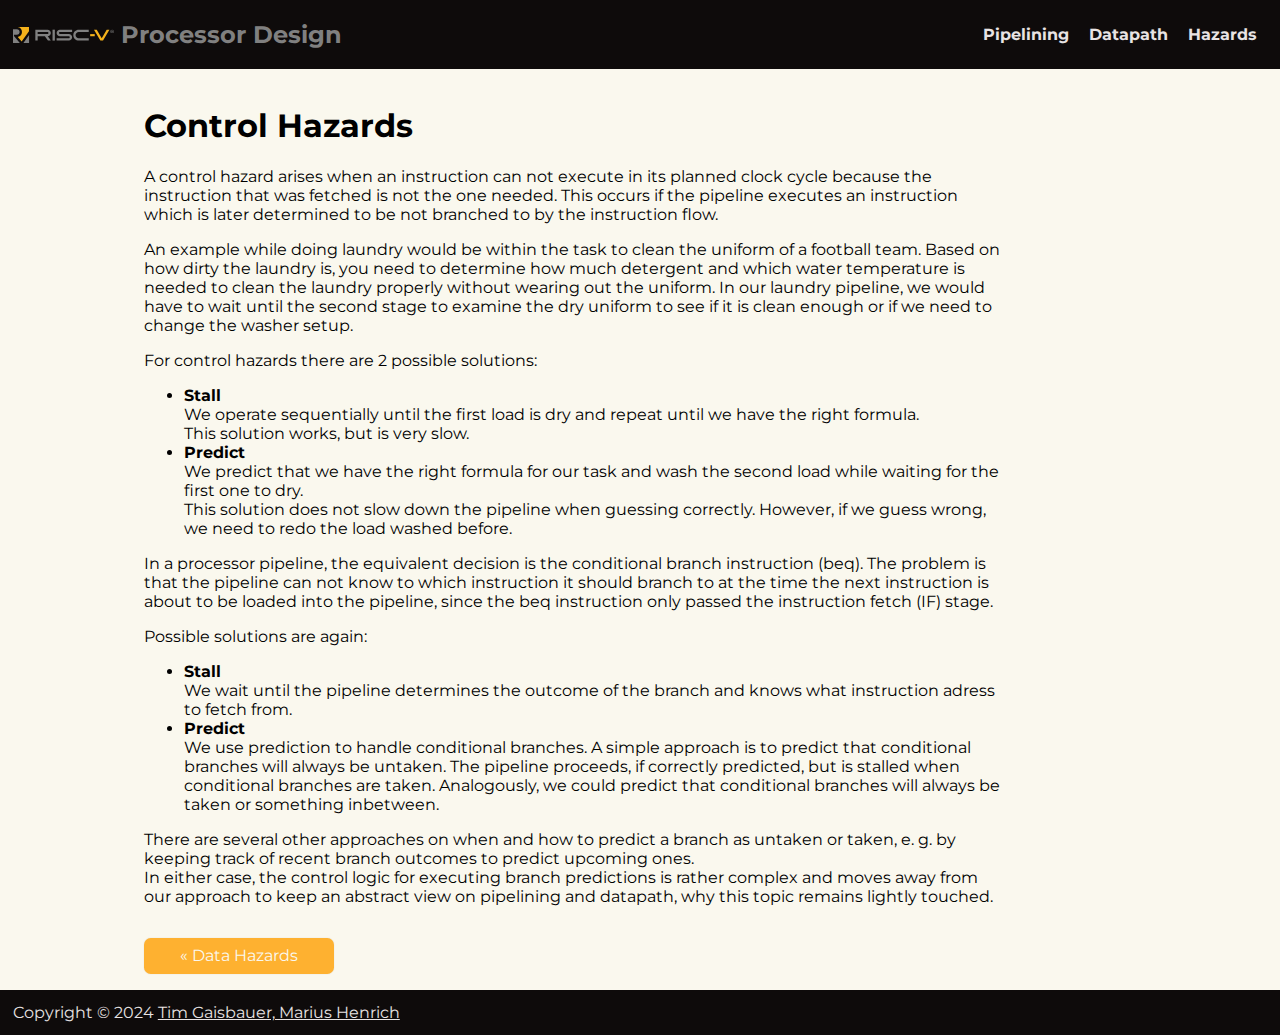
<file: controlhazards.html>
<!DOCTYPE html>
<html>
  <head>
    <meta charset="utf-8" />
    <!--include the following meta tag to make chrome dev tools recognize media queries: -->
    <meta name="viewport" content="width=device-width, initial-scale=1.0" />
    <link
      rel="stylesheet"
      href="https://fonts.googleapis.com/css?family=Montserrat:400,400i,700"
    />
    <link rel="stylesheet" href="styles.css" />
    <script type="module" src="scripts/setup.js"></script>
    <script type="module" src="scripts/exercises.js"></script>
    <title>RISC-V Processor</title>
  </head>
  <body>
    <nav class="nav">
      <h2>
        <a href="./" class="mainlogo"></a>
      </h2>
      <ul class="navlist">
        <li><a href="pipelining.html">Pipelining</a></li>
        <li><a href="datapath.html">Datapath</a></li>
        <li>
          <a href="hazards.html">Hazards</a>
          <ul class="navdropdown">
            <li><a href="structhazards.html">Structural Hazards</a></li>
            <li><a href="datahazards.html">Data Hazards</a></li>
            <li>
              <a class="selected" href="controlhazards.html">Control Hazards</a>
            </li>
          </ul>
        </li>
      </ul>
    </nav>

    <div class="gridcontainerControlHazards">
      <div class="griditemControlHazards">
        <h1>Control Hazards</h1>
        <p>
          A control hazard arises when an instruction can not execute in its
          planned clock cycle because the instruction that was fetched is not
          the one needed. This occurs if the pipeline executes an instruction
          which is later determined to be not branched to by the instruction
          flow.
        </p>
        <p>
          An example while doing laundry would be within the task to clean the
          uniform of a football team. Based on how dirty the laundry is, you
          need to determine how much detergent and which water temperature is
          needed to clean the laundry properly without wearing out the uniform.
          In our laundry pipeline, we would have to wait until the second stage
          to examine the dry uniform to see if it is clean enough or if we need
          to change the washer setup.
        </p>
        For control hazards there are 2 possible solutions:
        <ul>
          <li>
            <b>Stall</b><br />
            We operate sequentially until the first load is dry and repeat until
            we have the right formula.<br />
            This solution works, but is very slow.
          </li>
          <li><b>Predict</b></li>
          We predict that we have the right formula for our task and wash the
          second load while waiting for the first one to dry.<br />
          This solution does not slow down the pipeline when guessing correctly.
          However, if we guess wrong, we need to redo the load washed before.
        </ul>
        <p>
          In a processor pipeline, the equivalent decision is the conditional
          branch instruction (beq). The problem is that the pipeline can not
          know to which instruction it should branch to at the time the next
          instruction is about to be loaded into the pipeline, since the beq
          instruction only passed the instruction fetch (IF) stage.<br />
        </p>
        Possible solutions are again:
        <ul>
          <li>
            <b>Stall</b><br />
            We wait until the pipeline determines the outcome of the branch and
            knows what instruction adress to fetch from.
          </li>
          <li>
            <b>Predict</b><br />
            We use prediction to handle conditional branches. A simple approach
            is to predict that conditional branches will always be untaken. The
            pipeline proceeds, if correctly predicted, but is stalled when
            conditional branches are taken. Analogously, we could predict that
            conditional branches will always be taken or something inbetween.
          </li>
        </ul>
        There are several other approaches on when and how to predict a branch
        as untaken or taken, e. g. by keeping track of recent branch outcomes to
        predict upcoming ones. <br />
        In either case, the control logic for executing branch predictions is
        rather complex and moves away from our approach to keep an abstract view
        on pipelining and datapath, why this topic remains lightly touched.
      </div>
      <div class="griditemControlHazards">
        <a href="datahazards.html" class="previous">&laquo; Data Hazards</a>
      </div>
    </div>
    <footer>
      Copyright &#169; 2024
      <a href="https://github.com/Maremas/RISCVEDU"
        >Tim Gaisbauer, Marius Henrich</a
      >
    </footer>
    <noscript
      >This website needs JavaScript to be enabled to work properly. Please
      enable JavaScript in your browser.
    </noscript>
  </body>
</html>
</file>
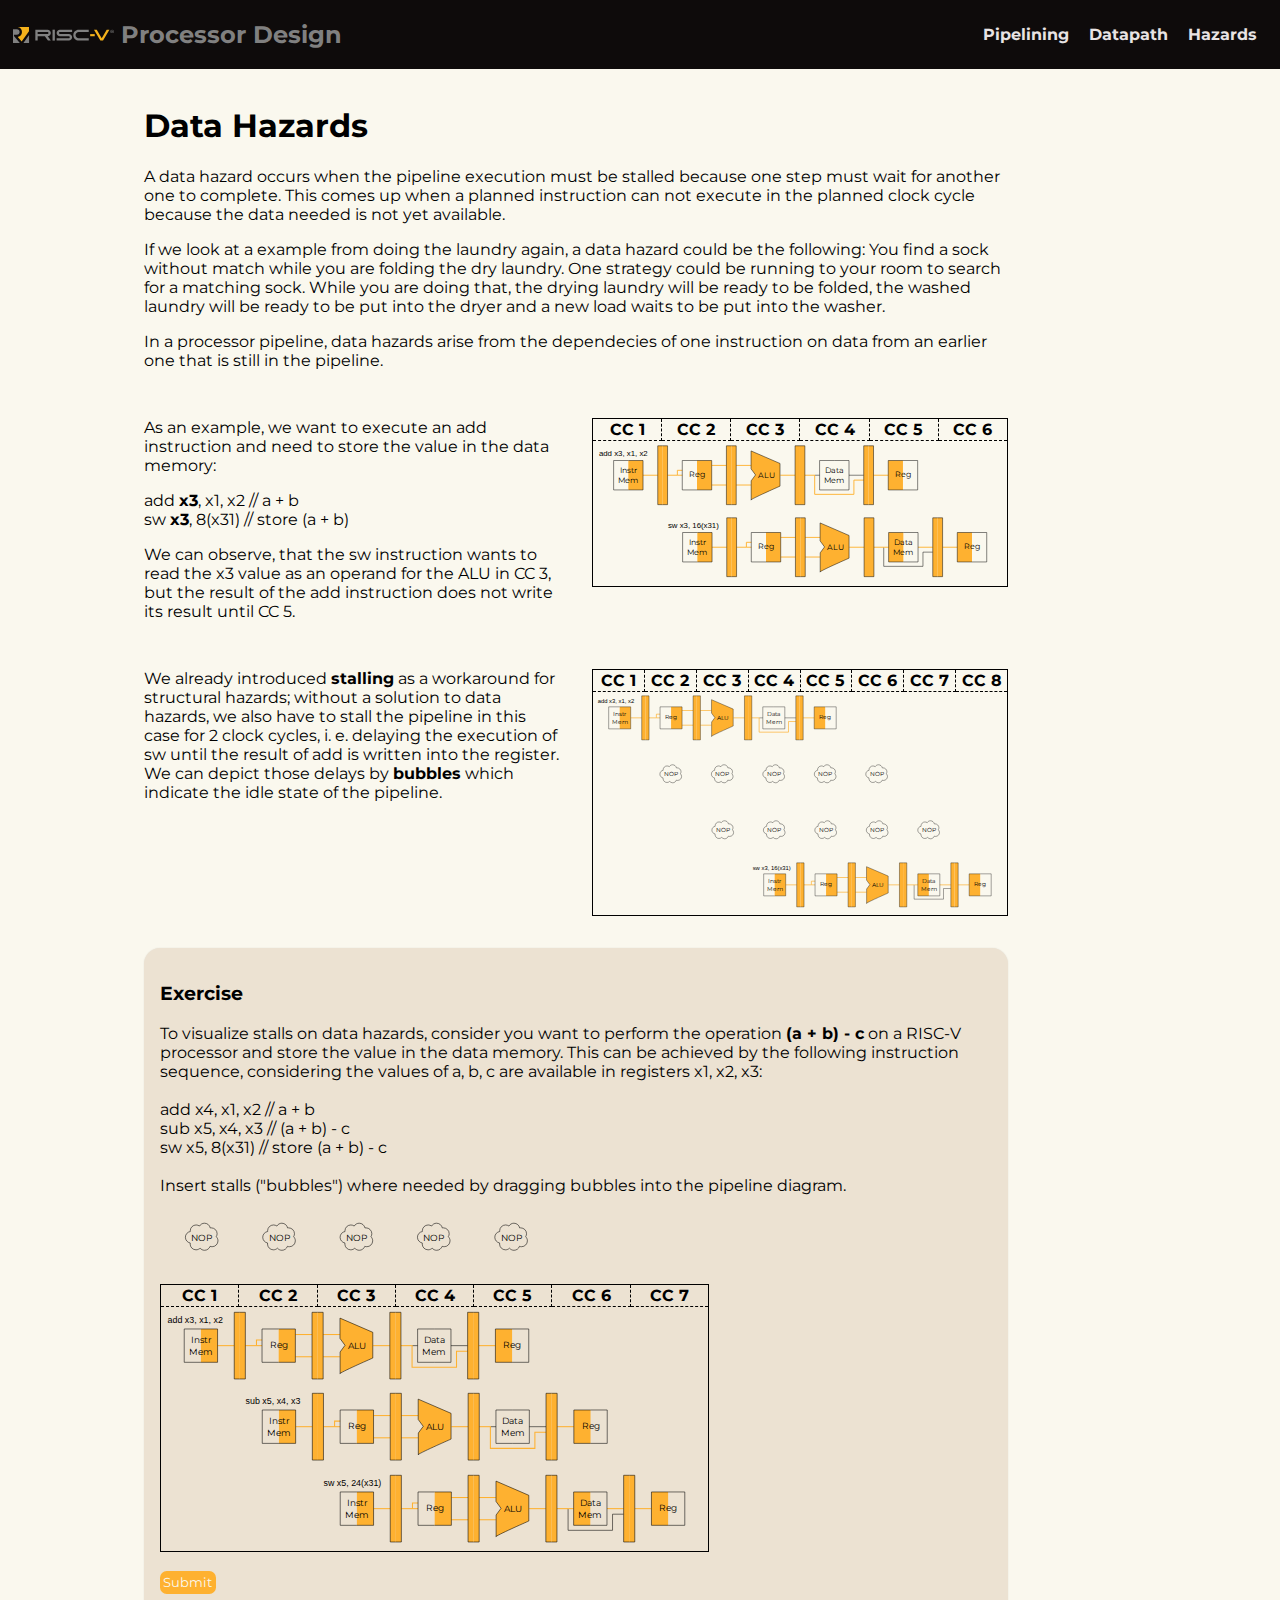
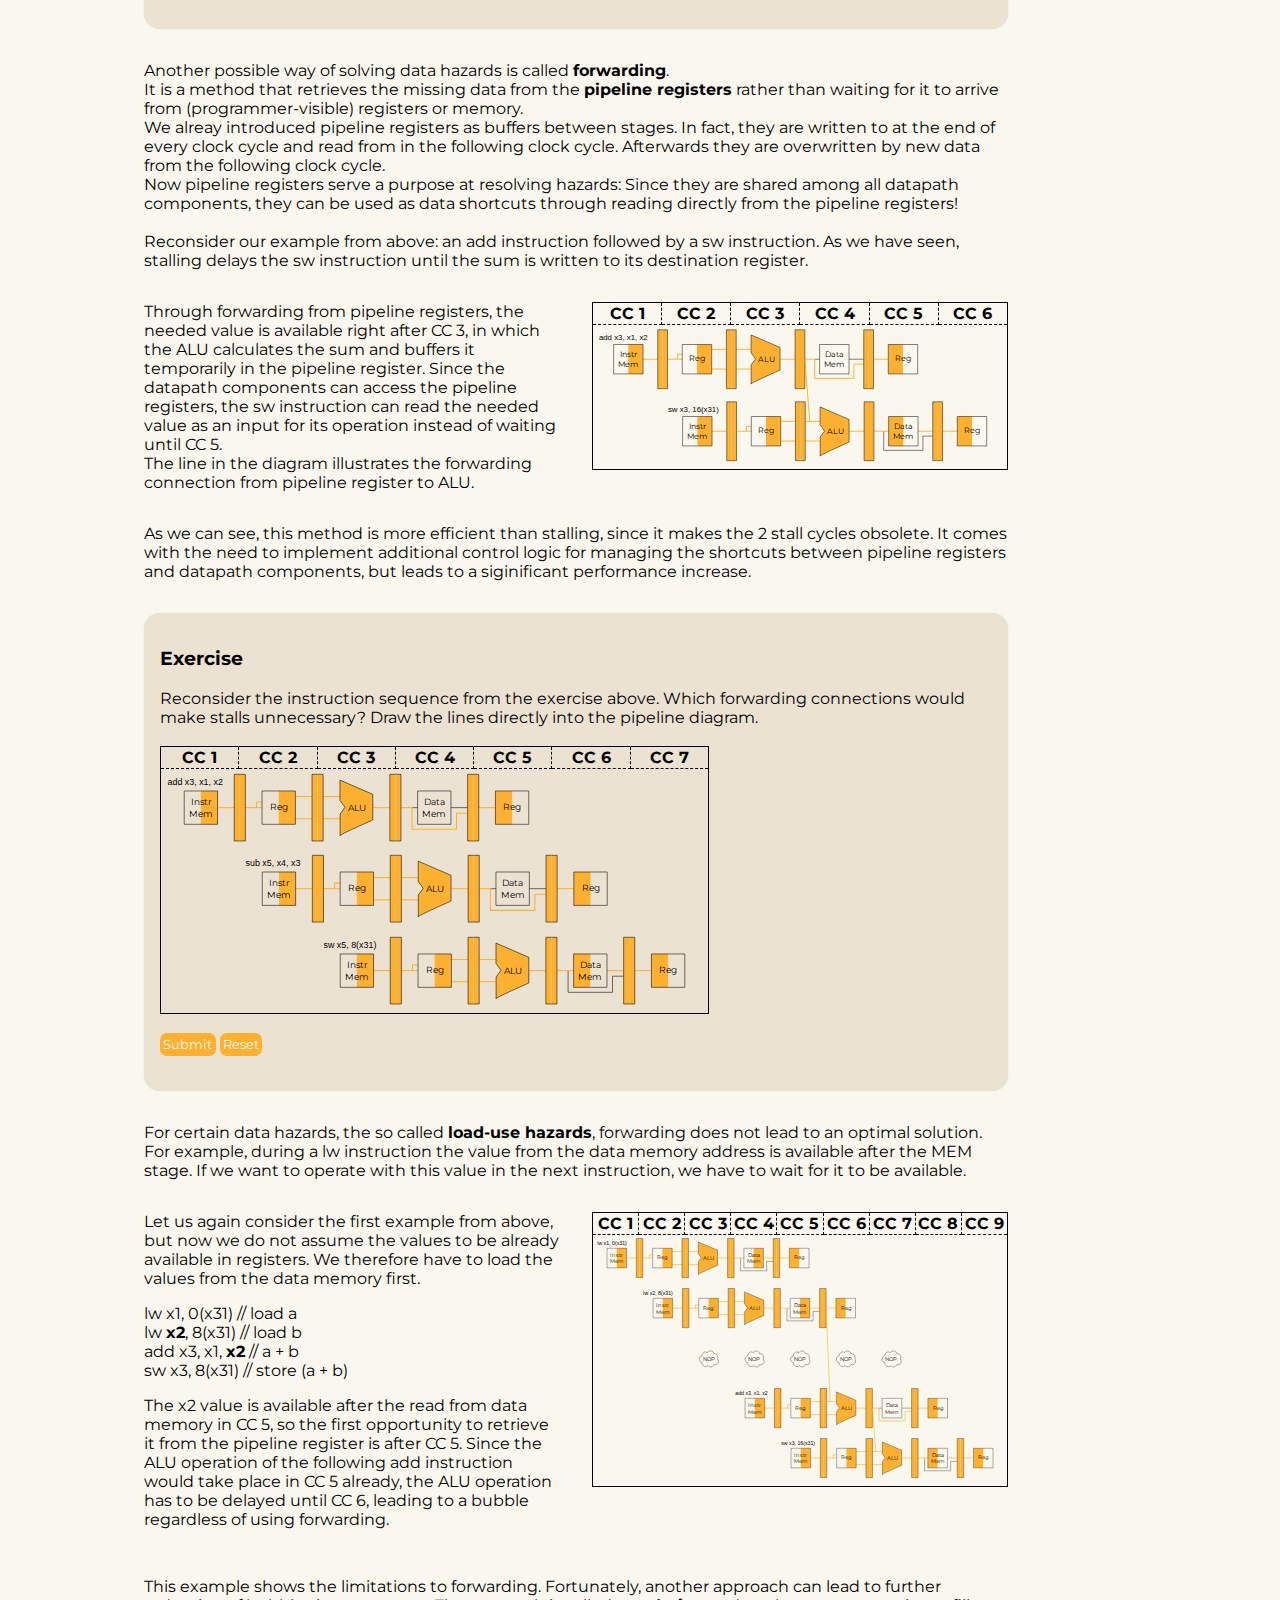
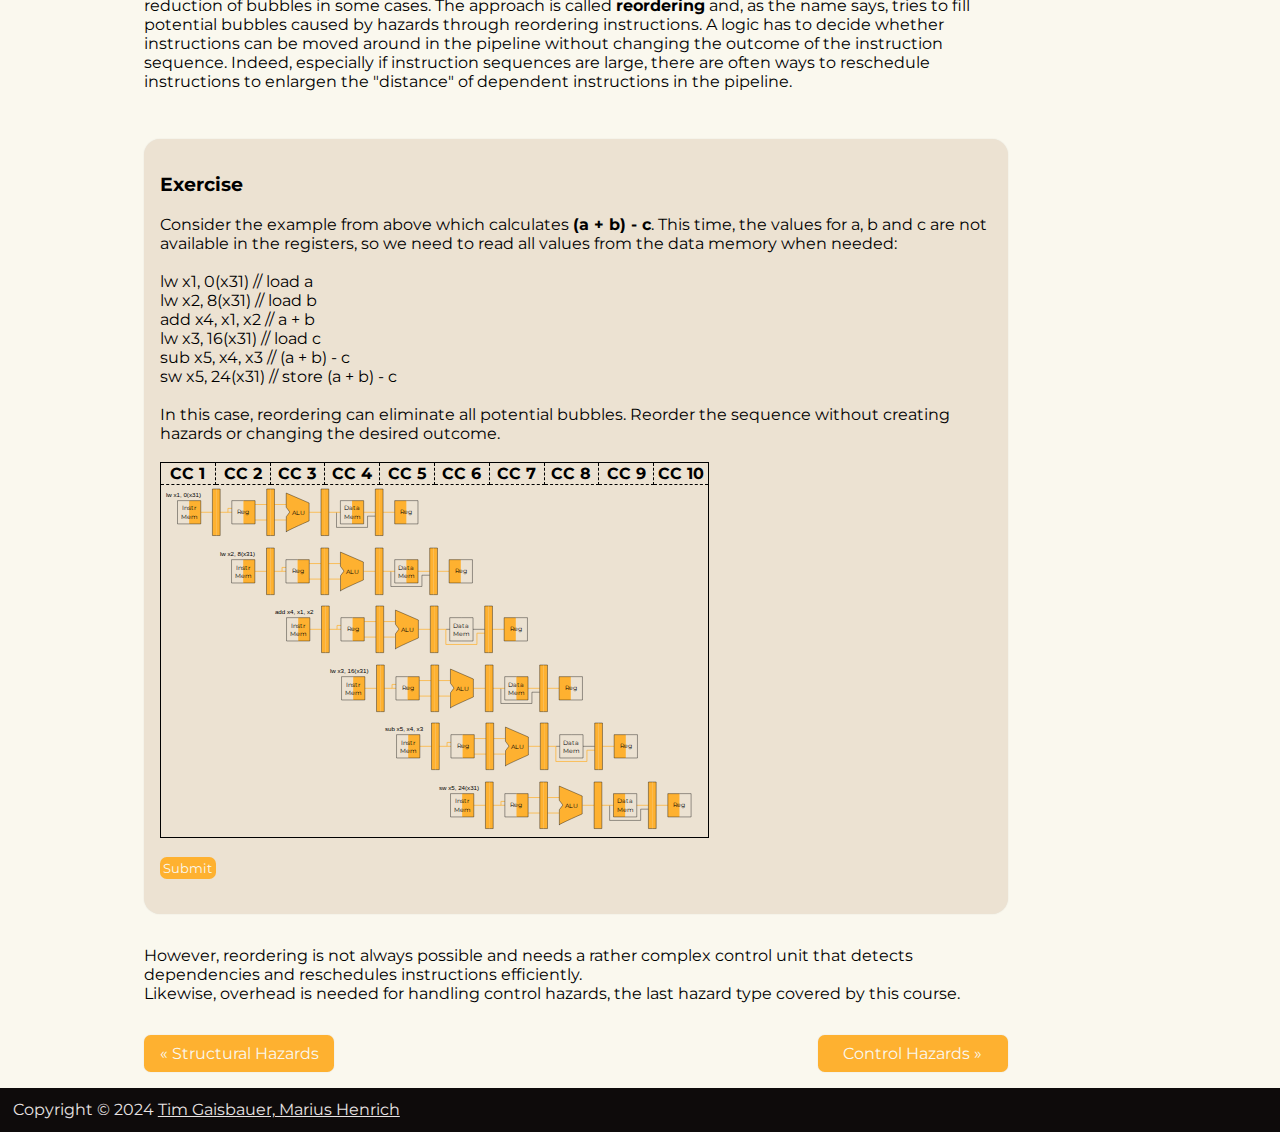
<file: datahazards.html>
<!DOCTYPE html>
<html>
  <head>
    <meta charset="utf-8" />
    <meta name="viewport" content="width=device-width, initial-scale=1.0" />
    <link
      rel="stylesheet"
      href="https://fonts.googleapis.com/css?family=Montserrat:400,400i,700"
    />
    <link rel="stylesheet" href="styles.css" />
    <script type="module" src="scripts/setup.js"></script>
    <script type="module" src="scripts/exercises.js"></script>
    <title>RISC-V Processor</title>
  </head>
  <body>
    <nav class="nav">
      <h2>
        <a href="./" class="mainlogo"></a>
      </h2>
      <ul class="navlist">
        <li><a href="pipelining.html">Pipelining</a></li>
        <li><a href="datapath.html">Datapath</a></li>
        <li>
          <a href="hazards.html">Hazards</a>
          <ul class="navdropdown">
            <li><a href="structhazards.html">Structural Hazards</a></li>
            <li>
              <a class="selected" href="datahazards.html">Data Hazards</a>
            </li>
            <li><a href="controlhazards.html">Control Hazards</a></li>
          </ul>
        </li>
      </ul>
    </nav>

    <div class="gridcontainerDataHazards">
      <div class="griditemDataHazards">
        <h1>Data Hazards</h1>
        <p>
          A data hazard occurs when the pipeline execution must be stalled
          because one step must wait for another one to complete. This comes up
          when a planned instruction can not execute in the planned clock cycle
          because the data needed is not yet available.
        </p>
        <p>
          If we look at a example from doing the laundry again, a data hazard
          could be the following: You find a sock without match while you are
          folding the dry laundry. One strategy could be running to your room to
          search for a matching sock. While you are doing that, the drying
          laundry will be ready to be folded, the washed laundry will be ready
          to be put into the dryer and a new load waits to be put into the
          washer.
        </p>
        <p>
          In a processor pipeline, data hazards arise from the dependecies of
          one instruction on data from an earlier one that is still in the
          pipeline.
        </p>
      </div>

      <div class="griditemDataHazards">
        As an example, we want to execute an add instruction and need to store
        the value in the data memory:
        <p>
          add <b>x3</b>, x1, x2 // a + b <br />
          sw <b>x3</b>, 8(x31) // store (a + b)
        </p>
        <p>
          We can observe, that the sw instruction wants to read the x3 value as
          an operand for the ALU in CC 3, but the result of the add instruction
          does not write its result until CC 5.
        </p>
      </div>
      <div class="griditemDataHazards">
        <table id="stallExampleTable1">
          <thead>
            <tr>
              <th>CC 1</th>
              <th>CC 2</th>
              <th>CC 3</th>
              <th>CC 4</th>
              <th>CC 5</th>
              <th>CC 6</th>
            </tr>
          </thead>
          <tbody>
            <tr>
              <td class="pipelinediagram instrR add x3 x1 x2" colspan="5"></td>
              <td colspan="1"></td>
            </tr>
            <tr>
              <td colspan="1"></td>
              <td class="pipelinediagram instrS sw x3 16(x31)" colspan="5"></td>
            </tr>
          </tbody>
        </table>
      </div>
      <div class="griditemDataHazards">
        We already introduced <b>stalling</b> as a workaround for structural
        hazards; without a solution to data hazards, we also have to stall the
        pipeline in this case for 2 clock cycles, i. e. delaying the execution
        of sw until the result of add is written into the register. We can
        depict those delays by <b>bubbles</b> which indicate the idle state of
        the pipeline.
      </div>
      <div class="griditemDataHazards">
        <table id="stallExampleTable2">
          <thead>
            <tr>
              <th>CC 1</th>
              <th>CC 2</th>
              <th>CC 3</th>
              <th>CC 4</th>
              <th>CC 5</th>
              <th>CC 6</th>
              <th>CC 7</th>
              <th>CC 8</th>
            </tr>
          </thead>
          <tbody>
            <tr>
              <td class="pipelinediagram instrR add x3 x1 x2" colspan="5"></td>
              <td colspan="3"></td>
            </tr>
            <tr>
              <td colspan="1"></td>
              <td class="bubble" colspan="5"></td>
              <td colspan="2"></td>
            </tr>
            <tr>
              <td colspan="2"></td>
              <td class="bubble" colspan="5"></td>
              <td colspan="1"></td>
            </tr>
            <tr>
              <td colspan="3"></td>
              <td class="pipelinediagram instrS sw x3 16(x31)" colspan="5"></td>
            </tr>
          </tbody>
        </table>
      </div>
      <div id="stallExerciseContainer" class="griditemDataHazards exercise">
        <h3>Exercise</h3>
        To visualize stalls on data hazards, consider you want to perform the
        operation <b>(a + b) - c</b> on a RISC-V processor and store the value
        in the data memory. This can be achieved by the following instruction
        sequence, considering the values of a, b, c are available in registers
        x1, x2, x3:<br />
        <br />
        add x4, x1, x2 // a + b <br />
        sub x5, x4, x3 // (a + b) - c<br />
        sw x5, 8(x31) // store (a + b) - c<br />
        <br />
        Insert stalls ("bubbles") where needed by dragging bubbles into the
        pipeline diagram.
        <table id="bubbleTable">
          <tbody id="bubbleTableBody">
            <tr id="bubbleTableRow">
              <td
                class="noDrop offsetBefore"
                colspan="0"
                style="display: none"
              ></td>
              <td class="bubble" colspan="5"></td>
              <td
                class="noDrop offsetAfter"
                colspan="0"
                style="display: none"
              ></td>
            </tr>
          </tbody>
          <tr id="bubbleTableDummyRow">
            <td></td>
            <td></td>
            <td></td>
            <td></td>
            <td></td>
            <td></td>
            <td></td>
          </tr>
        </table>
        <table id="stallTable">
          <thead>
            <tr id="stallTableHeadRow">
              <th>CC 1</th>
              <th>CC 2</th>
              <th>CC 3</th>
              <th>CC 4</th>
              <th>CC 5</th>
              <th>CC 6</th>
              <th>CC 7</th>
            </tr>
          </thead>
          <tbody id="stallTableBody">
            <tr>
              <td
                class="noDrop offsetBefore"
                colspan="0"
                style="display: none"
              ></td>
              <td
                class="noSort pipelinediagram instrR add x3 x1 x2"
                colspan="5"
              ></td>
              <td class="noDrop offsetAfter" colspan="2"></td>
            </tr>
            <tr>
              <td class="noDrop offsetBefore" colspan="1"></td>
              <td
                class="noSort pipelinediagram instrR sub x5 x4 x3"
                colspan="5"
              ></td>
              <td class="noDrop offsetAfter" colspan="1"></td>
            </tr>
            <tr>
              <td class="noDrop offsetBefore" colspan="2"></td>
              <td
                class="noSort pipelinediagram instrS sw x5 24(x31)"
                colspan="5"
              ></td>
              <td
                class="noDrop offsetAfter"
                colspan="0"
                style="display: none"
              ></td>
            </tr>
          </tbody>
        </table>
        <br />
        <input id="stallFormSubmit" type="button" value="Submit" />
        <br />
        <br />
        <div id="stallFeedback" class="feedback"></div>
      </div>
      <div class="griditemDataHazards">
        Another possible way of solving data hazards is called
        <b>forwarding</b>. <br />
        It is a method that retrieves the missing data from the
        <b>pipeline registers</b> rather than waiting for it to arrive from
        (programmer-visible) registers or memory. <br />
        We alreay introduced pipeline registers as buffers between stages. In
        fact, they are written to at the end of every clock cycle and read from
        in the following clock cycle. Afterwards they are overwritten by new
        data from the following clock cycle. <br />
        Now pipeline registers serve a purpose at resolving hazards: Since they
        are shared among all datapath components, they can be used as data
        shortcuts through reading directly from the pipeline registers!<br />
        <br />
        Reconsider our example from above: an add instruction followed by a sw
        instruction. As we have seen, stalling delays the sw instruction until
        the sum is written to its destination register.
      </div>
      <div class="griditemDataHazards">
        Through forwarding from pipeline registers, the needed value is
        available right after CC 3, in which the ALU calculates the sum and
        buffers it temporarily in the pipeline register. Since the datapath
        components can access the pipeline registers, the sw instruction can
        read the needed value as an input for its operation instead of waiting
        until CC 5.<br />
        The line in the diagram illustrates the forwarding connection from
        pipeline register to ALU.
      </div>
      <div class="griditemDataHazards">
        <table id="exampleForwardTable">
          <thead>
            <tr>
              <th>CC 1</th>
              <th>CC 2</th>
              <th>CC 3</th>
              <th>CC 4</th>
              <th>CC 5</th>
              <th>CC 6</th>
            </tr>
          </thead>
          <tbody>
            <tr>
              <td
                id="exampleForwardLine1Start"
                class="pipelinediagram instrR add x3 x1 x2"
                colspan="5"
              ></td>
              <td colspan="1"></td>
            </tr>
            <tr>
              <td colspan="1"></td>
              <td
                id="exampleForwardLine1End"
                class="pipelinediagram instrS sw x3 16(x31)"
                colspan="5"
              ></td>
            </tr>
          </tbody>
        </table>
      </div>
      <div class="griditemDataHazards">
        As we can see, this method is more efficient than stalling, since it
        makes the 2 stall cycles obsolete. It comes with the need to implement
        additional control logic for managing the shortcuts between pipeline
        registers and datapath components, but leads to a siginificant
        performance increase.
      </div>
      <div id="forwardExerciseContainer" class="griditemDataHazards exercise">
        <h3>Exercise</h3>
        Reconsider the instruction sequence from the exercise above. Which
        forwarding connections would make stalls unnecessary? Draw the lines
        directly into the pipeline diagram.<br />
        <br />
        <table id="forwardExerciseTable">
          <thead>
            <tr>
              <th>CC 1</th>
              <th>CC 2</th>
              <th>CC 3</th>
              <th>CC 4</th>
              <th>CC 5</th>
              <th>CC 6</th>
              <th>CC 7</th>
            </tr>
          </thead>
          <tbody id="forwardExerciseTableBody">
            <tr>
              <td
                class="noSort pipelinediagram instrR add x3 x1 x2"
                colspan="5"
              ></td>
              <td class="noDrop" colspan="2"></td>
            </tr>
            <tr>
              <td class="noDrop" colspan="1"></td>
              <td
                class="noSort pipelinediagram instrR sub x5 x4 x3"
                colspan="5"
              ></td>
              <td class="noDrop" colspan="1"></td>
            </tr>
            <tr>
              <td class="noDrop" colspan="2"></td>
              <td
                class="noSort pipelinediagram instrS sw x5 8(x31)"
                colspan="5"
              ></td>
            </tr>
          </tbody>
        </table>
        <br />
        <input id="forwardFormSubmit" type="button" value="Submit" />
        <input id="forwardFormReset" type="button" value="Reset" />
        <br />
        <br />
        <div id="forwardFeedback" class="feedback"></div>
      </div>
      <div class="griditemDataHazards">
        For certain data hazards, the so called <b>load-use hazards</b>,
        forwarding does not lead to an optimal solution. For example, during a
        lw instruction the value from the data memory address is available after
        the MEM stage. If we want to operate with this value in the next
        instruction, we have to wait for it to be available.
      </div>
      <div class="griditemDataHazards">
        Let us again consider the first example from above, but now we do not
        assume the values to be already available in registers. We therefore
        have to load the values from the data memory first.
        <p>
          lw x1, 0(x31) // load a<br />
          lw <b>x2</b>, 8(x31) // load b <br />
          add x3, x1, <b>x2</b> // a + b <br />
          sw x3, 8(x31) // store (a + b)
        </p>
        The x2 value is available after the read from data memory in CC 5, so
        the first opportunity to retrieve it from the pipeline register is after
        CC 5. Since the ALU operation of the following add instruction would
        take place in CC 5 already, the ALU operation has to be delayed until CC
        6, leading to a bubble regardless of using forwarding.
      </div>
      <div class="griditemDataHazards">
        <table id="forwardLimitsExampleTable">
          <thead>
            <tr>
              <th>CC 1</th>
              <th>CC 2</th>
              <th>CC 3</th>
              <th>CC 4</th>
              <th>CC 5</th>
              <th>CC 6</th>
              <th>CC 7</th>
              <th>CC 8</th>
              <th>CC 9</th>
            </tr>
          </thead>
          <tbody>
            <tr>
              <td class="pipelinediagram instrI2 lw x1 0(x31)" colspan="5"></td>
              <td colspan="4"></td>
            </tr>
            <tr>
              <td colspan="1"></td>
              <td
                id="forwardLine1Start"
                class="pipelinediagram instrI2 lw x2 8(x31)"
                colspan="5"
              ></td>
              <td colspan="3"></td>
            </tr>
            <tr>
              <td colspan="2"></td>
              <td class="bubble" colspan="5"></td>
              <td colspan="2"></td>
            </tr>
            <tr>
              <td colspan="3"></td>
              <td
                id="forwardLine1End2Start"
                class="pipelinediagram instrR add x3 x1 x2"
                colspan="5"
              ></td>
              <td colspan="1"></td>
            </tr>
            <tr>
              <td colspan="4"></td>
              <td
                id="forwardLine2End"
                class="pipelinediagram instrS sw x3 16(x31)"
                colspan="5"
              ></td>
            </tr>
          </tbody>
        </table>
      </div>
      <div class="griditemDataHazards">
        <p>
          This example shows the limitations to forwarding. Fortunately, another
          approach can lead to further reduction of bubbles in some cases. The
          approach is called <b>reordering</b> and, as the name says, tries to
          fill potential bubbles caused by hazards through reordering
          instructions. A logic has to decide whether instructions can be moved
          around in the pipeline without changing the outcome of the instruction
          sequence. Indeed, especially if instruction sequences are large, there
          are often ways to reschedule instructions to enlargen the "distance"
          of dependent instructions in the pipeline.
        </p>
      </div>
      <div class="exercise griditemDataHazards">
        <h3>Exercise</h3>
        Consider the example from above which calculates <b>(a + b) - c</b>.
        This time, the values for a, b and c are not available in the registers,
        so we need to read all values from the data memory when needed:
        <br />
        <br />
        lw x1, 0(x31) // load a<br />
        lw x2, 8(x31) // load b <br />
        add x4, x1, x2 // a + b <br />
        lw x3, 16(x31) // load c <br />
        sub x5, x4, x3 // (a + b) - c <br />
        sw x5, 24(x31) // store (a + b) - c <br />
        <br />
        In this case, reordering can eliminate all potential bubbles. Reorder
        the sequence without creating hazards or changing the desired outcome.
        <br /><br />

        <table id="reorderTable">
          <thead>
            <tr>
              <th>CC 1</th>
              <th>CC 2</th>
              <th>CC 3</th>
              <th>CC 4</th>
              <th>CC 5</th>
              <th>CC 6</th>
              <th>CC 7</th>
              <th>CC 8</th>
              <th>CC 9</th>
              <th>CC 10</th>
            </tr>
          </thead>
          <tbody id="reorderTableBody">
            <tr>
              <td
                class="noSort offsetBefore"
                colspan="0"
                style="display: none"
              ></td>
              <td class="pipelinediagram instrI2 lw x1 0(x31)" colspan="5"></td>
              <td class="noSort offsetAfter" colspan="5"></td>
            </tr>
            <tr>
              <td class="noSort offsetBefore" colspan="1"></td>
              <td class="pipelinediagram instrI2 lw x2 8(x31)" colspan="5"></td>
              <td class="noSort offsetAfter" colspan="4"></td>
            </tr>
            <tr>
              <td class="noSort offsetBefore" colspan="2"></td>
              <td class="pipelinediagram instrR add x4 x1 x2" colspan="5"></td>
              <td class="noSort offsetAfter" colspan="3"></td>
            </tr>
            <tr>
              <td class="noSort offsetBefore" colspan="3"></td>
              <td
                class="pipelinediagram instrI2 lw x3 16(x31)"
                colspan="5"
              ></td>
              <td class="noSort offsetAfter" colspan="2"></td>
            </tr>
            <tr>
              <td class="noSort offsetBefore" colspan="4"></td>
              <td class="pipelinediagram instrR sub x5 x4 x3" colspan="5"></td>
              <td class="noSort offsetAfter" colspan="1"></td>
            </tr>
            <tr>
              <td class="noSort offsetBefore" colspan="5"></td>
              <td class="pipelinediagram instrS sw x5 24(x31)" colspan="5"></td>
              <td
                class="noSort offsetAfter"
                colspan="0"
                style="display: none"
              ></td>
            </tr>
          </tbody>
        </table>
        <br />
        <input id="reorderFormSubmit" type="button" value="Submit" />
        <br />
        <br />
        <div id="reorderFeedback" class="feedback"></div>
      </div>
      <div class="griditemDataHazards">
        However, reordering is not always possible and needs a rather complex
        control unit that detects dependencies and reschedules instructions
        efficiently. <br />
        Likewise, overhead is needed for handling control hazards, the last
        hazard type covered by this course.
      </div>
      <div class="griditemDataHazards">
        <a href="structhazards.html" class="previous"
          >&laquo; Structural Hazards</a
        >
        <a href="controlhazards.html" class="next">Control Hazards &raquo;</a>
      </div>
    </div>
    <script src="scripts/Sortable.js"></script>
    <script src="scripts/sortabletable.js"></script>
    <footer>
      Copyright &#169; 2024
      <a href="https://github.com/Maremas/RISCVEDU"
        >Tim Gaisbauer, Marius Henrich</a
      >
    </footer>
    <noscript
      >This website needs JavaScript to be enabled to work properly. Please
      enable JavaScript in your browser.
    </noscript>
  </body>
</html>
</file>
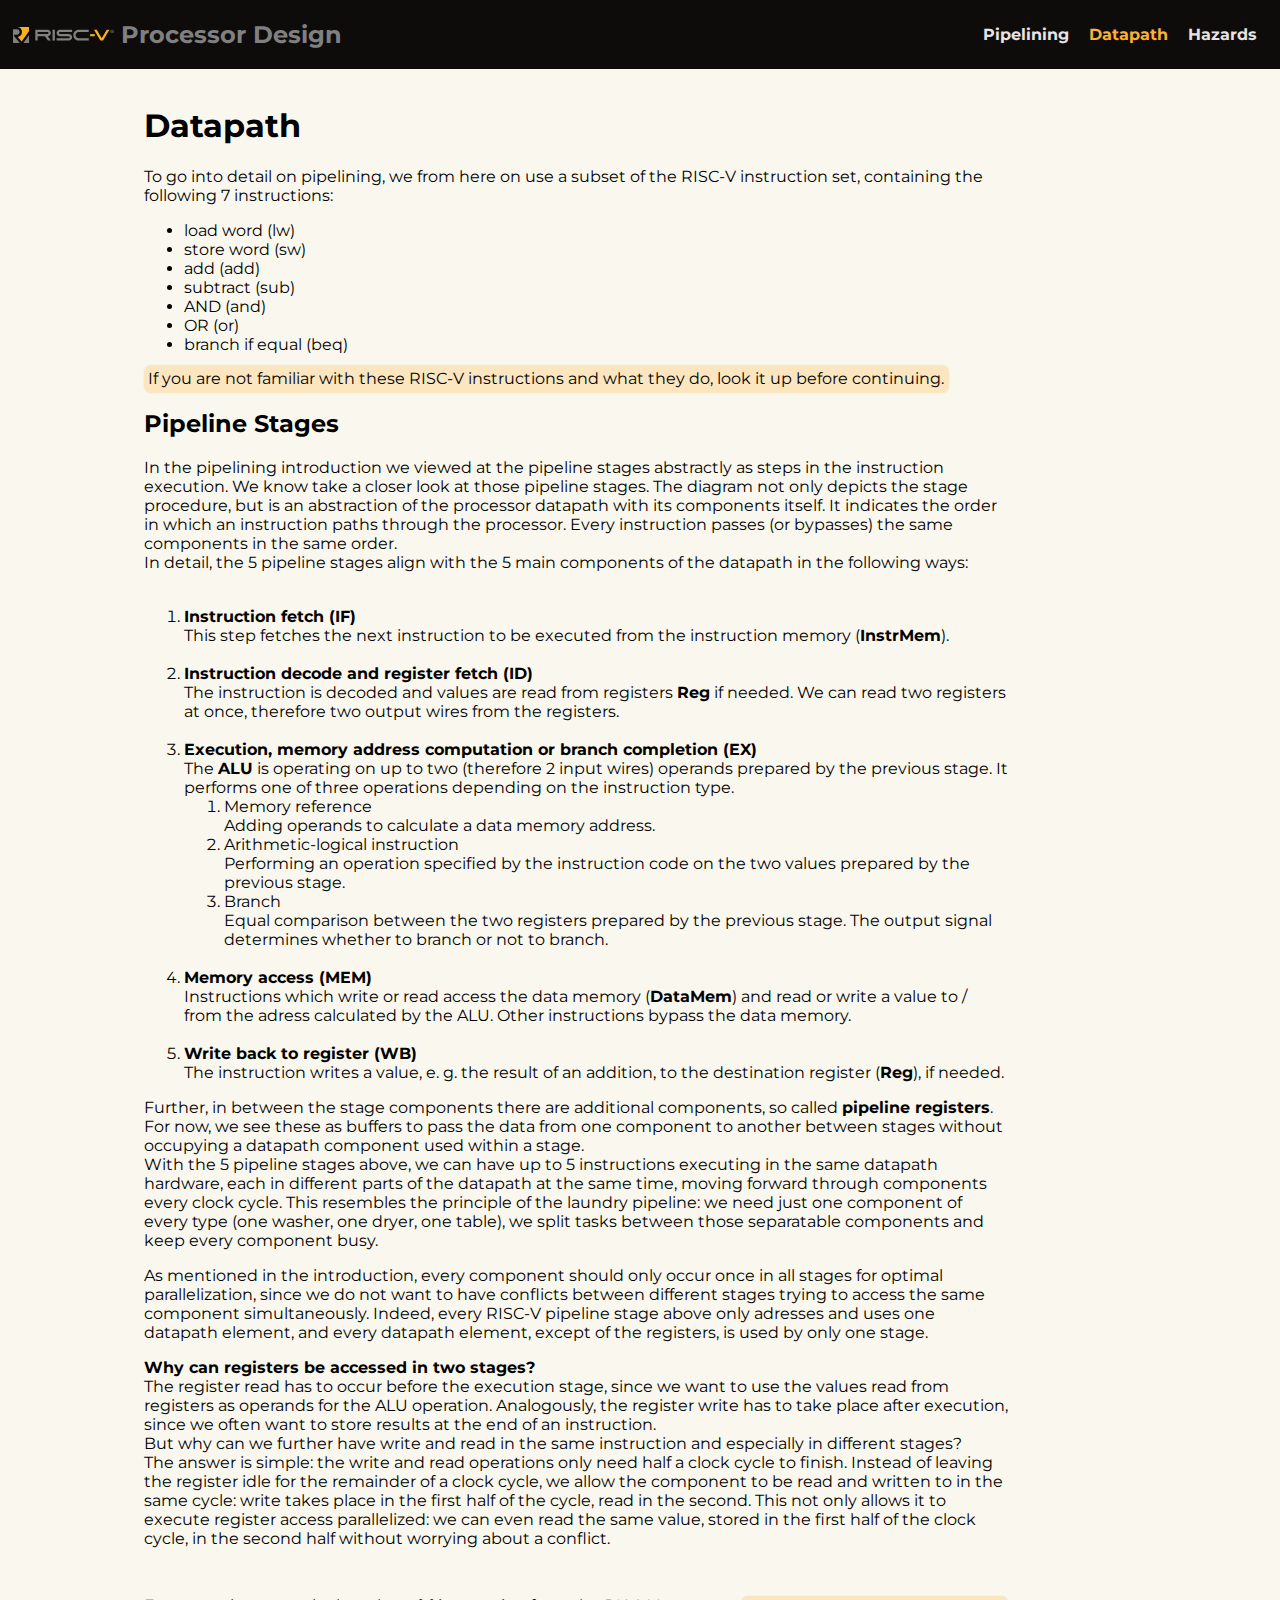
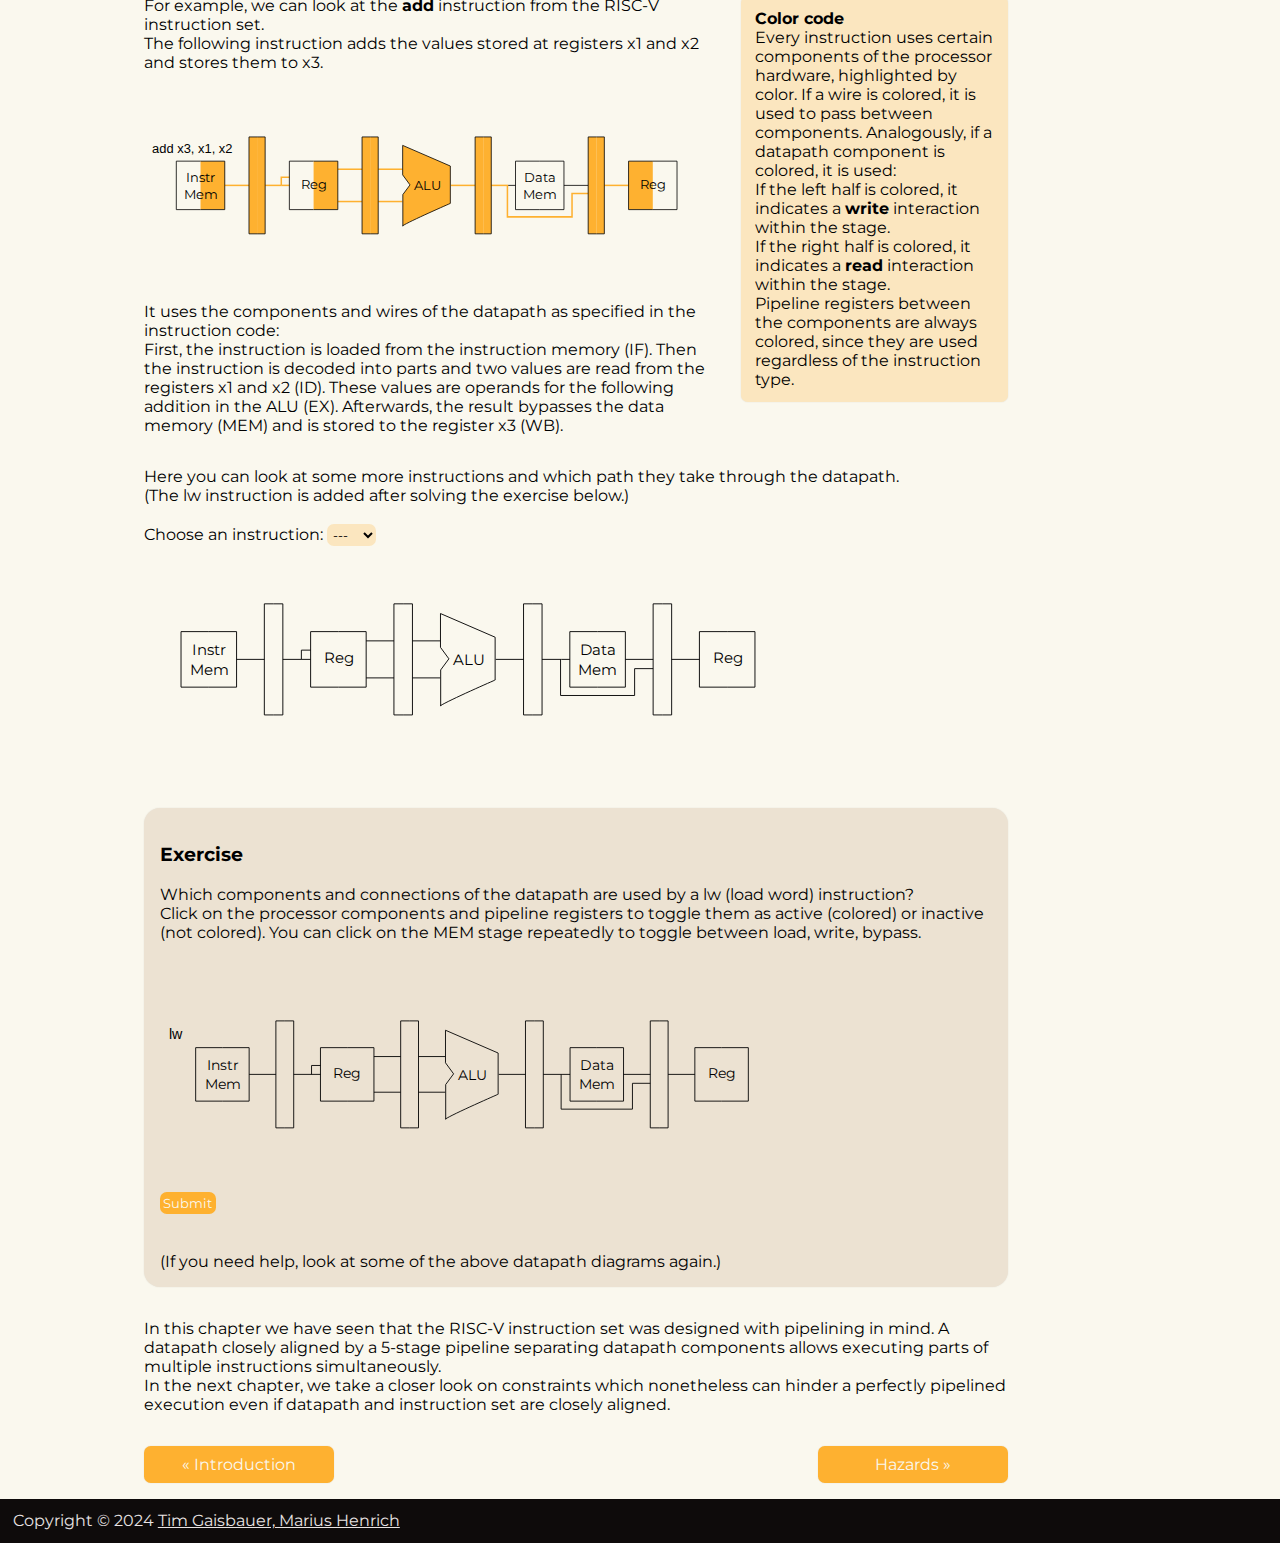
<file: datapath.html>
<!DOCTYPE html>
<html>
  <head>
    <meta charset="utf-8" />
    <meta name="viewport" content="width=device-width, initial-scale=1.0" />
    <link
      rel="stylesheet"
      href="https://fonts.googleapis.com/css?family=Montserrat:400,400i,700"
    />
    <link rel="stylesheet" href="styles.css" />
    <script type="module" src="scripts/setup.js"></script>
    <script type="module" src="scripts/exercises.js"></script>
    <title>RISC-V Processor</title>
  </head>
  <body>
    <nav class="nav">
      <h2>
        <a href="./" class="mainlogo"></a>
      </h2>
      <ul class="navlist">
        <li><a href="pipelining.html">Pipelining</a></li>
        <li><a class="selected" href="datapath.html">Datapath</a></li>
        <li>
          <a href="hazards.html">Hazards</a>
          <ul class="navdropdown">
            <li><a href="structhazards.html">Structural Hazards</a></li>
            <li><a href="datahazards.html">Data Hazards</a></li>
            <li><a href="controlhazards.html">Control Hazards</a></li>
          </ul>
        </li>
      </ul>
    </nav>

    <div class="gridcontainerDatapath">
      <div class="griditemDatapath">
        <h1>Datapath</h1>
        <p>
          To go into detail on pipelining, we from here on use a subset of the
          RISC-V instruction set, containing the following 7 instructions:
        </p>
        <ul>
          <li>load word (lw)</li>
          <li>store word (sw)</li>
          <li>add (add)</li>
          <li>subtract (sub)</li>
          <li>AND (and)</li>
          <li>OR (or)</li>
          <li>branch if equal (beq)</li>
        </ul>
        <a class="annotation">
          If you are not familiar with these RISC-V instructions and what they
          do, look it up before continuing.
        </a>
        <h2>Pipeline Stages</h2>
        In the pipelining introduction we viewed at the pipeline stages
        abstractly as steps in the instruction execution. We know take a closer
        look at those pipeline stages. The diagram not only depicts the stage
        procedure, but is an abstraction of the processor datapath with its
        components itself. It indicates the order in which an instruction paths
        through the processor. Every instruction passes (or bypasses) the same
        components in the same order.<br />
        In detail, the 5 pipeline stages align with the 5 main components of the
        datapath in the following ways:<br /><br />
        <ol>
          <li>
            <b>Instruction fetch (IF)</b><br />
            This step fetches the next instruction to be executed from the
            instruction memory (<b>InstrMem</b>).<br /><br />
          </li>
          <li>
            <b>Instruction decode and register fetch (ID)</b><br />
            The instruction is decoded and values are read from registers
            <b>Reg</b> if needed. We can read two registers at once, therefore
            two output wires from the registers.<br /><br />
          </li>
          <li>
            <b
              >Execution, memory address computation or branch completion
              (EX)</b
            >
            <br />
            The <b>ALU</b> is operating on up to two (therefore 2 input wires)
            operands prepared by the previous stage. It performs one of three
            operations depending on the instruction type.<br />
            <ol>
              <li>
                Memory reference <br />
                Adding operands to calculate a data memory address.
              </li>
              <li>
                Arithmetic-logical instruction <br />
                Performing an operation specified by the instruction code on the
                two values prepared by the previous stage.
              </li>
              <li>
                Branch <br />
                Equal comparison between the two registers prepared by the
                previous stage. The output signal determines whether to branch
                or not to branch.
              </li>
            </ol>
            <br />
          </li>
          <li>
            <b>Memory access (MEM)</b><br />
            Instructions which write or read access the data memory
            (<b>DataMem</b>) and read or write a value to / from the adress
            calculated by the ALU. Other instructions bypass the data memory.<br /><br />
          </li>
          <li>
            <b>Write back to register (WB)</b><br />
            The instruction writes a value, e. g. the result of an addition, to
            the destination register (<b>Reg</b>), if needed.
          </li>
        </ol>
        <p>
          Further, in between the stage components there are additional
          components, so called <b>pipeline registers</b>. For now, we see these
          as buffers to pass the data from one component to another between
          stages without occupying a datapath component used within a stage.<br />
          With the 5 pipeline stages above, we can have up to 5 instructions
          executing in the same datapath hardware, each in different parts of
          the datapath at the same time, moving forward through components every
          clock cycle. This resembles the principle of the laundry pipeline: we
          need just one component of every type (one washer, one dryer, one
          table), we split tasks between those separatable components and keep
          every component busy.
        </p>
        <p>
          As mentioned in the introduction, every component should only occur
          once in all stages for optimal parallelization, since we do not want
          to have conflicts between different stages trying to access the same
          component simultaneously. Indeed, every RISC-V pipeline stage above
          only adresses and uses one datapath element, and every datapath
          element, except of the registers, is used by only one stage.<br />
        </p>
        <p>
          <b>Why can registers be accessed in two stages?</b><br />
          The register read has to occur before the execution stage, since we
          want to use the values read from registers as operands for the ALU
          operation. Analogously, the register write has to take place after
          execution, since we often want to store results at the end of an
          instruction.<br />
          But why can we further have write and read in the same instruction and
          especially in different stages?<br />
          The answer is simple: the write and read operations only need half a
          clock cycle to finish. Instead of leaving the register idle for the
          remainder of a clock cycle, we allow the component to be read and
          written to in the same cycle: write takes place in the first half of
          the cycle, read in the second. This not only allows it to execute
          register access parallelized: we can even read the same value, stored
          in the first half of the clock cycle, in the second half without
          worrying about a conflict.
        </p>
      </div>
      <div class="griditemDatapath">
        For example, we can look at the <b>add</b> instruction from the RISC-V
        instruction set. <br />
        The following instruction adds the values stored at registers x1 and x2
        and stores them to x3.<br />
        <div class="pipelinediagram instrR add x3 x1 x2"></div>
        It uses the components and wires of the datapath as specified in the
        instruction code:<br />
        First, the instruction is loaded from the instruction memory (IF). Then
        the instruction is decoded into parts and two values are read from the
        registers x1 and x2 (ID). These values are operands for the following
        addition in the ALU (EX). Afterwards, the result bypasses the data
        memory (MEM) and is stored to the register x3 (WB).
      </div>
      <div class="griditemDatapath">
        <div id="annotationColorCode" class="annotation">
          <b>Color code</b><br />
          Every instruction uses certain components of the processor hardware,
          highlighted by color. If a wire is colored, it is used to pass between
          components. Analogously, if a datapath component is colored, it is
          used:<br />
          If the left half is colored, it indicates a
          <b>write</b> interaction within the stage. <br />
          If the right half is colored, it indicates a <b>read</b> interaction
          within the stage. <br />
          Pipeline registers between the components are always colored, since
          they are used regardless of the instruction type.
        </div>
      </div>
      <div class="griditemDatapath">
        Here you can look at some more instructions and which path they take
        through the datapath.<br />
        (The lw instruction is added after solving the exercise below.)<br /><br />
        <form id="selectInstructionForm">
          <label for="instructionOptions">Choose an instruction:</label>
          <select name="instructions" id="instructionOptions">
            <option value="onlyReg">---</option>
          </select>
        </form>
        <div id="coloredsvg" class="pipelinediagram"></div>
      </div>
      <div class="griditemDatapath exercise">
        <h3>Exercise</h3>
        Which components and connections of the datapath are used by a lw (load
        word) instruction?
        <br />
        Click on the processor components and pipeline registers to toggle them
        as active (colored) or inactive (not colored). You can click on the MEM
        stage repeatedly to toggle between load, write, bypass.
        <br />
        <br />
        <div id="colorByClick" class="pipelinediagram lw"></div>
        <button id="colorByClickSubmit" type="button">Submit</button>
        <br />
        <br />
        <div id="coloringFeedback" class="feedback"></div>
        <br />
        (If you need help, look at some of the above datapath diagrams again.)
      </div>
      <div class="griditemDatapath">
        In this chapter we have seen that the RISC-V instruction set was
        designed with pipelining in mind. A datapath closely aligned by a
        5-stage pipeline separating datapath components allows executing parts
        of multiple instructions simultaneously. <br />
        In the next chapter, we take a closer look on constraints which
        nonetheless can hinder a perfectly pipelined execution even if datapath
        and instruction set are closely aligned.
      </div>
      <div class="griditemDatapath">
        <a href="pipelining.html" class="previous">&laquo; Introduction</a>
        <a href="hazards.html" class="next">Hazards &raquo;</a>
      </div>
    </div>
    <footer>
      Copyright &#169; 2024
      <a href="https://github.com/Maremas/RISCVEDU"
        >Tim Gaisbauer, Marius Henrich</a
      >
    </footer>
    <noscript
      >This website needs JavaScript to be enabled to work properly. Please
      enable JavaScript in your browser.
    </noscript>
  </body>
</html>
</file>
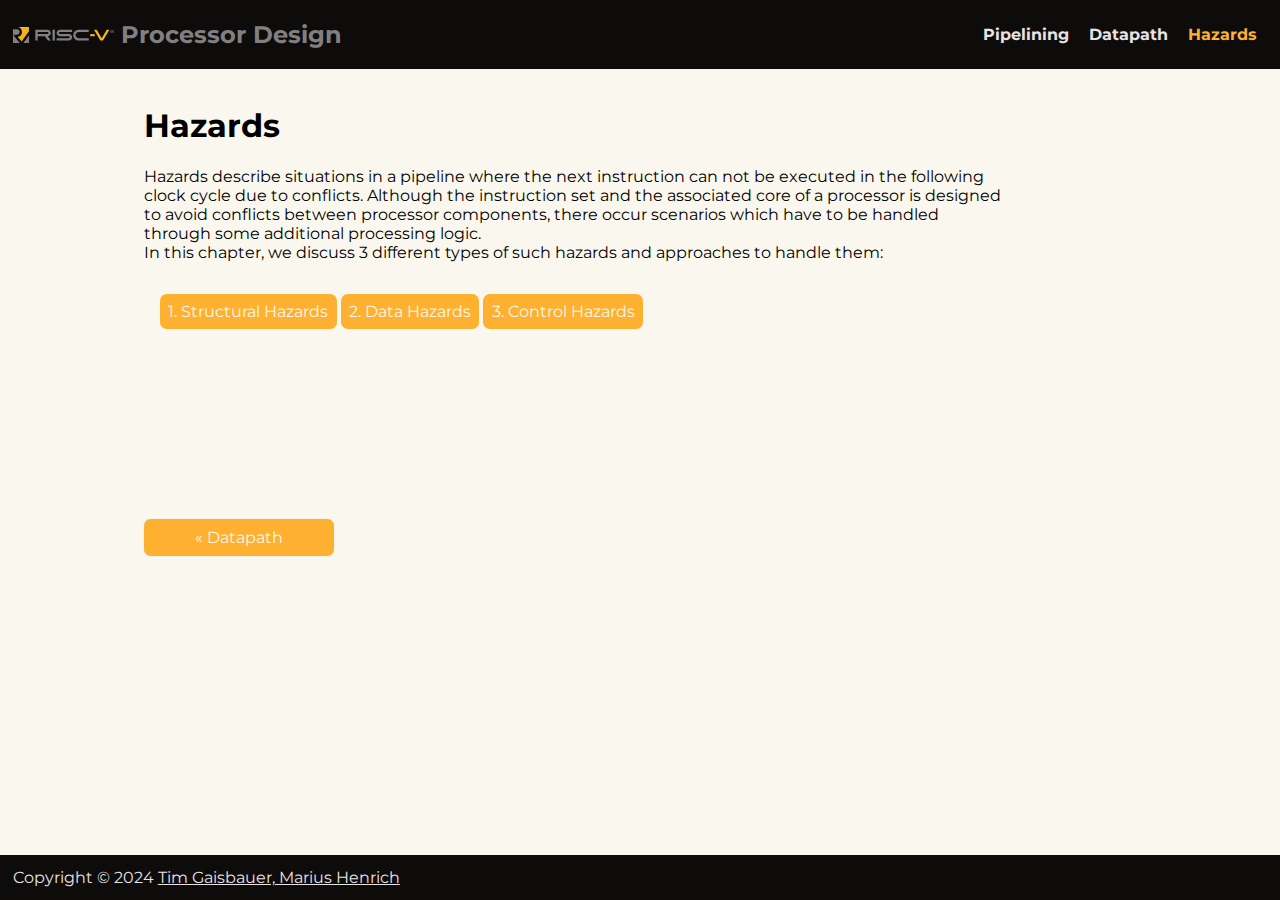
<file: hazards.html>
<!DOCTYPE html>
<html>
  <head>
    <meta charset="utf-8" />
    <meta name="viewport" content="width=device-width, initial-scale=1.0" />
    <link
      rel="stylesheet"
      href="https://fonts.googleapis.com/css?family=Montserrat:400,400i,700"
    />
    <link rel="stylesheet" href="styles.css" />
    <script type="module" src="scripts/setup.js"></script>
    <script type="module" src="scripts/exercises.js"></script>
    <title>RISC-V Processor</title>
  </head>
  <body>
    <nav class="nav">
      <h2>
        <a href="./" class="mainlogo"></a>
      </h2>
      <ul class="navlist">
        <li><a href="pipelining.html">Pipelining</a></li>
        <li><a href="datapath.html">Datapath</a></li>
        <li>
          <a class="selected" href="hazards.html">Hazards</a>
          <ul class="navdropdown">
            <li><a href="structhazards.html">Structural Hazards</a></li>
            <li><a href="datahazards.html">Data Hazards</a></li>
            <li><a href="controlhazards.html">Control Hazards</a></li>
          </ul>
        </li>
      </ul>
    </nav>

    <div class="gridcontainerHazards">
      <div class="griditemHazards">
        <h1>Hazards</h1>
        <p>
          Hazards describe situations in a pipeline where the next instruction
          can not be executed in the following clock cycle due to conflicts.
          Although the instruction set and the associated core of a processor is
          designed to avoid conflicts between processor components, there occur
          scenarios which have to be handled through some additional processing
          logic.<br />
          In this chapter, we discuss 3 different types of such hazards and
          approaches to handle them:
        </p>
        <div id="hazardsTOC" class="griditemHazards">
          <a id="toc1" href="structhazards.html">1. Structural Hazards</a>
          <a id="toc2" href="datahazards.html">2. Data Hazards</a>
          <a id="toc3" href="controlhazards.html">3. Control Hazards</a>
        </div>
      </div>
      <div class="griditemHazards">
        <a href="datapath.html" class="previous">&laquo; Datapath</a>
      </div>
    </div>
    <footer>
      Copyright &#169; 2024
      <a href="https://github.com/Maremas/RISCVEDU"
        >Tim Gaisbauer, Marius Henrich</a
      >
    </footer>
    <noscript
      >This website needs JavaScript to be enabled to work properly. Please
      enable JavaScript in your browser.
    </noscript>
  </body>
</html>
</file>
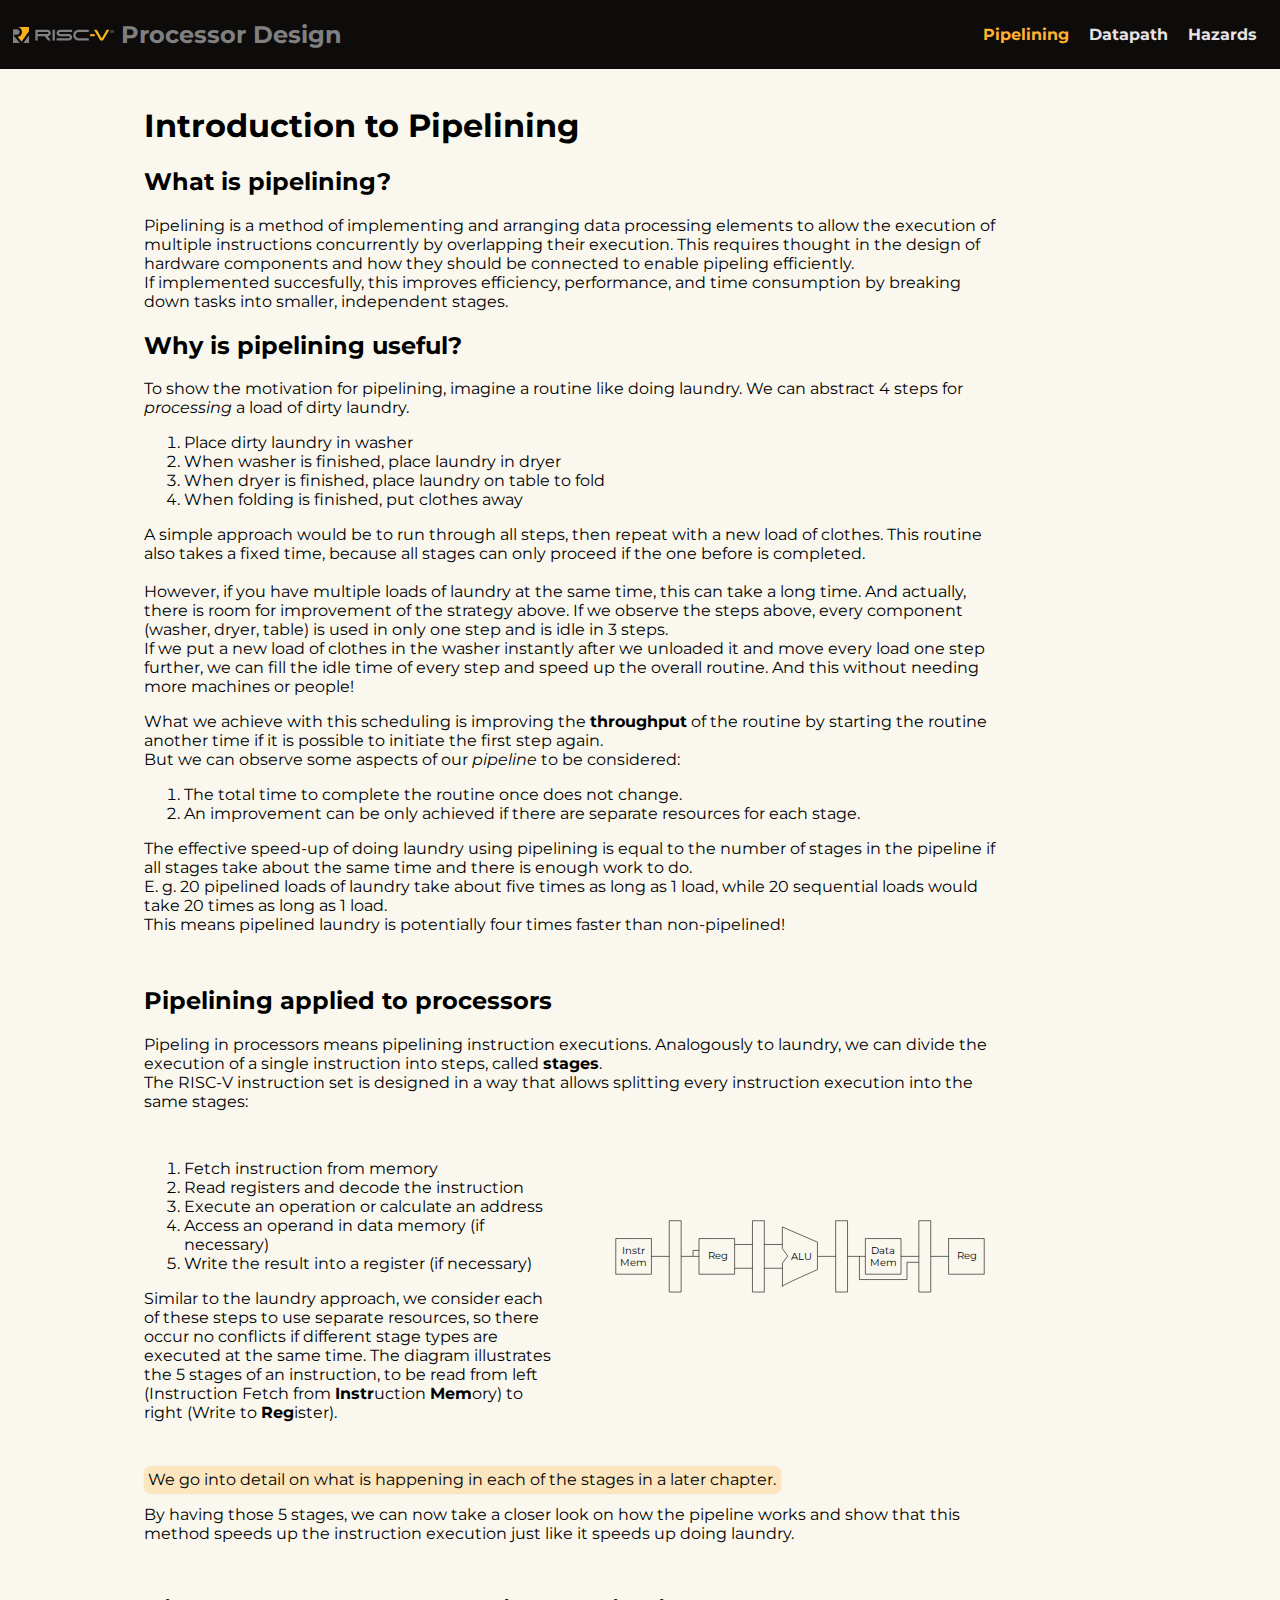
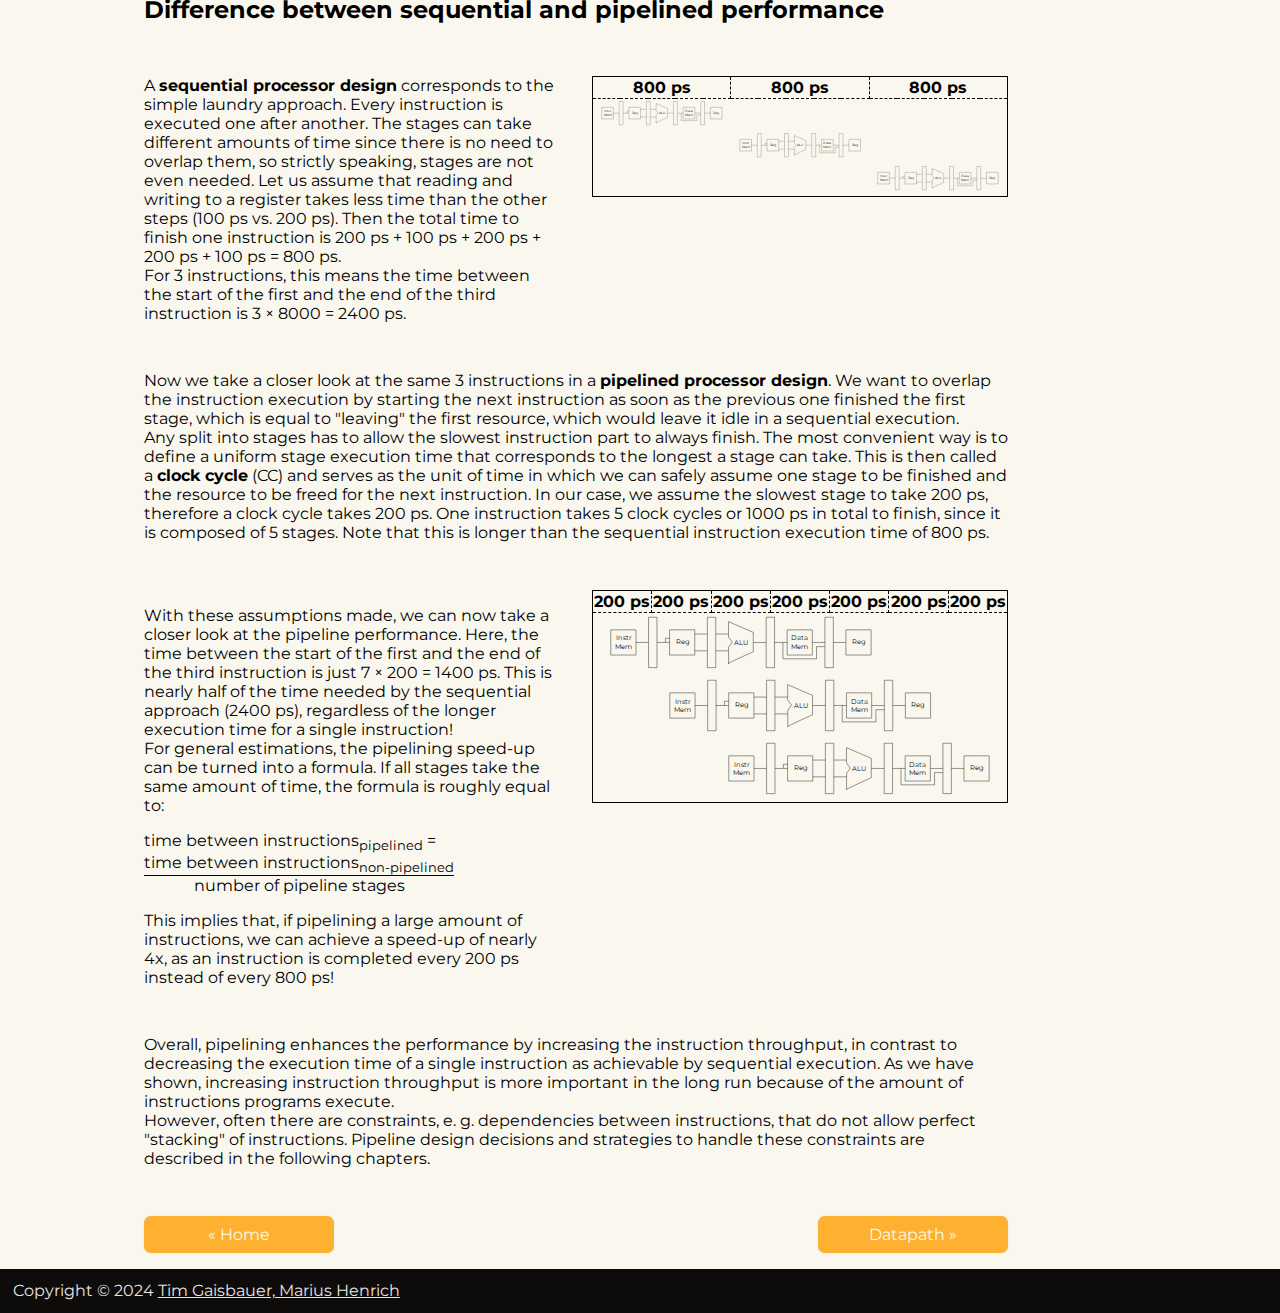
<file: pipelining.html>
<!DOCTYPE html>
<html>
  <head>
    <meta charset="utf-8" />
    <meta name="viewport" content="width=device-width, initial-scale=1.0" />
    <link
      rel="stylesheet"
      href="https://fonts.googleapis.com/css?family=Montserrat:400,400i,700"
    />
    <link rel="stylesheet" href="styles.css" />
    <script type="module" src="scripts/setup.js"></script>
    <title>RISC-V Processor</title>
  </head>
  <body>
    <nav class="nav">
      <h2>
        <a href="./" class="mainlogo"></a>
      </h2>
      <ul class="navlist">
        <li>
          <a class="selected" href="pipelining.html">Pipelining</a>
        </li>
        <li><a href="datapath.html">Datapath</a></li>
        <li>
          <a href="hazards.html">Hazards</a>
          <ul class="navdropdown">
            <li><a href="structhazards.html">Structural Hazards</a></li>
            <li><a href="datahazards.html">Data Hazards</a></li>
            <li><a href="controlhazards.html">Control Hazards</a></li>
          </ul>
        </li>
      </ul>
    </nav>

    <div class="gridcontainerPipeline">
      <div class="griditemPipeline">
        <h1>Introduction to Pipelining</h1>
        <h2>What is pipelining?</h2>
        <p>
          Pipelining is a method of implementing and arranging data processing
          elements to allow the execution of multiple instructions concurrently
          by overlapping their execution. This requires thought in the design of
          hardware components and how they should be connected to enable
          pipeling efficiently.
          <br />
          If implemented succesfully, this improves efficiency, performance, and
          time consumption by breaking down tasks into smaller, independent
          stages. <br />
        </p>

        <h2>Why is pipelining useful?</h2>

        <p>
          To show the motivation for pipelining, imagine a routine like doing
          laundry. We can abstract 4 steps for <i>processing</i> a load of dirty
          laundry.
        </p>
        <ol>
          <li>Place dirty laundry in washer</li>
          <li>When washer is finished, place laundry in dryer</li>
          <li>When dryer is finished, place laundry on table to fold</li>
          <li>When folding is finished, put clothes away</li>
        </ol>
        <p>
          A simple approach would be to run through all steps, then repeat with
          a new load of clothes. This routine also takes a fixed time, because
          all stages can only proceed if the one before is completed.<br /><br />
          However, if you have multiple loads of laundry at the same time, this
          can take a long time. And actually, there is room for improvement of
          the strategy above. If we observe the steps above, every component
          (washer, dryer, table) is used in only one step and is idle in 3
          steps. <br />
          If we put a new load of clothes in the washer instantly after we
          unloaded it and move every load one step further, we can fill the idle
          time of every step and speed up the overall routine. And this without
          needing more machines or people!
        </p>
        <p>
          What we achieve with this scheduling is improving the
          <b>throughput</b> of the routine by starting the routine another time
          if it is possible to initiate the first step again.
          <br />
          But we can observe some aspects of our <i>pipeline</i> to be
          considered:
        </p>
        <ol>
          <li>The total time to complete the routine once does not change.</li>
          <li>
            An improvement can be only achieved if there are separate resources
            for each stage.
          </li>
        </ol>
        The effective speed-up of doing laundry using pipelining is equal to the
        number of stages in the pipeline if all stages take about the same time
        and there is enough work to do.<br />
        E. g. 20 pipelined loads of laundry take about five times as long as 1
        load, while 20 sequential loads would take 20 times as long as 1
        load.<br />
        This means pipelined laundry is potentially four times faster than
        non-pipelined!
      </div>
      <div class="griditemPipeline">
        <h2>Pipelining applied to processors</h2>
        Pipeling in processors means pipelining instruction executions.
        Analogously to laundry, we can divide the execution of a single
        instruction into steps, called <b>stages</b>.<br />
        The RISC-V instruction set is designed in a way that allows splitting
        every instruction execution into the same stages:
      </div>
      <div class="griditemPipeline">
        <ol>
          <li>Fetch instruction from memory</li>
          <li>Read registers and decode the instruction</li>
          <li>Execute an operation or calculate an address</li>
          <li>Access an operand in data memory (if necessary)</li>
          <li>Write the result into a register (if necessary)</li>
        </ol>
        Similar to the laundry approach, we consider each of these steps to use
        separate resources, so there occur no conflicts if different stage types
        are executed at the same time. The diagram illustrates the 5 stages of
        an instruction, to be read from left (Instruction Fetch from
        <b>Instr</b>uction <b>Mem</b>ory) to right (Write to <b>Reg</b>ister).
      </div>
      <div class="griditemPipeline pipelinediagram"></div>
      <div class="griditemPipeline">
        <p>
          <a class="annotation">
            We go into detail on what is happening in each of the stages in a
            later chapter.
          </a>
        </p>
        By having those 5 stages, we can now take a closer look on how the
        pipeline works and show that this method speeds up the instruction
        execution just like it speeds up doing laundry.
      </div>
      <div class="griditemPipeline">
        <h2>Difference between sequential and pipelined performance</h2>
      </div>
      <div class="griditemPipeline">
        A <b>sequential processor design</b> corresponds to the simple laundry
        approach. Every instruction is executed one after another. The stages
        can take different amounts of time since there is no need to overlap
        them, so strictly speaking, stages are not even needed. Let us assume
        that reading and writing to a register takes less time than the other
        steps (100 ps vs. 200 ps). Then the total time to finish one instruction
        is 200 ps + 100 ps + 200 ps + 200 ps + 100 ps = 800 ps.
        <br />
        For 3 instructions, this means the time between the start of the first
        and the end of the third instruction is 3 &#215; 8000 = 2400 ps.
      </div>
      <div class="griditemPipeline">
        <table id="example-singlecycle">
          <tr>
            <th colspan="5">800 ps</th>
            <th colspan="5">800 ps</th>
            <th colspan="5">800 ps</th>
          </tr>
          <tr>
            <td class="pipelinediagram" colspan="5"></td>
            <td class="placeholder" colspan="5"></td>
            <td class="placeholder" colspan="5"></td>
          </tr>
          <tr>
            <td class="placeholder" colspan="5"></td>
            <td class="pipelinediagram" colspan="5"></td>
            <td class="placeholder" colspan="5"></td>
          </tr>
          <tr>
            <td class="placeholder" colspan="5"></td>
            <td class="placeholder" colspan="5"></td>
            <td class="pipelinediagram" colspan="5"></td>
          </tr>
        </table>
      </div>
      <div class="griditemPipeline">
        <p>
          Now we take a closer look at the same 3 instructions in a
          <b>pipelined processor design</b>. We want to overlap the instruction
          execution by starting the next instruction as soon as the previous one
          finished the first stage, which is equal to "leaving" the first
          resource, which would leave it idle in a sequential execution.<br />
          Any split into stages has to allow the slowest instruction part to
          always finish. The most convenient way is to define a uniform stage
          execution time that corresponds to the longest a stage can take. This
          is then called a <b>clock cycle</b> (CC) and serves as the unit of
          time in which we can safely assume one stage to be finished and the
          resource to be freed for the next instruction. In our case, we assume
          the slowest stage to take 200 ps, therefore a clock cycle takes 200
          ps. One instruction takes 5 clock cycles or 1000 ps in total to
          finish, since it is composed of 5 stages. Note that this is longer
          than the sequential instruction execution time of 800 ps.
        </p>
      </div>
      <div class="griditemPipeline">
        <p>
          With these assumptions made, we can now take a closer look at the
          pipeline performance. Here, the time between the start of the first
          and the end of the third instruction is just 7 &#215; 200 = 1400 ps.
          This is nearly half of the time needed by the sequential approach
          (2400 ps), regardless of the longer execution time for a single
          instruction!<br />
          For general estimations, the pipelining speed-up can be turned into a
          formula. If all stages take the same amount of time, the formula is
          roughly equal to:
        </p>
        <p>
          time between instructions<sub>pipelined</sub> =
          <span class="frac"
            ><sup>time between instructions<sub>non-pipelined</sub></sup>
            <span>/</span> <sub>number of pipeline stages</sub></span
          >
        </p>
        This implies that, if pipelining a large amount of instructions, we can
        achieve a speed-up of nearly 4x, as an instruction is completed every
        200 ps instead of every 800 ps!
      </div>
      <div class="griditemPipeline">
        <table id="example-pipelined">
          <tr>
            <th>200 ps</th>
            <th>200 ps</th>
            <th>200 ps</th>
            <th>200 ps</th>
            <th>200 ps</th>
            <th>200 ps</th>
            <th>200 ps</th>
          </tr>
          <tr>
            <td class="pipelinediagram" colspan="5"></td>
            <td class="placeholder" colspan="2"></td>
          </tr>
          <tr>
            <td class="placeholder"></td>
            <td class="pipelinediagram" colspan="5"></td>
            <td class="placeholder" colspan="1"></td>
          </tr>
          <tr>
            <td class="placeholder" colspan="2"></td>
            <td class="pipelinediagram" colspan="5"></td>
          </tr>
        </table>
      </div>
      <div class="griditemPipeline">
        <p>
          Overall, pipelining enhances the performance by increasing the
          instruction throughput, in contrast to decreasing the execution time
          of a single instruction as achievable by sequential execution. As we
          have shown, increasing instruction throughput is more important in the
          long run because of the amount of instructions programs execute.
          <br />
          However, often there are constraints, e. g. dependencies between
          instructions, that do not allow perfect "stacking" of instructions.
          Pipeline design decisions and strategies to handle these constraints
          are described in the following chapters.
        </p>
      </div>
      <div class="griditemPipeline">
        <a href="./" class="previous">&laquo; Home</a>
        <a href="datapath.html" class="next">Datapath &raquo;</a>
      </div>
    </div>
    <footer>
      Copyright &#169; 2024
      <a href="https://github.com/Maremas/RISCVEDU"
        >Tim Gaisbauer, Marius Henrich</a
      >
    </footer>
    <noscript
      >This website needs JavaScript to be enabled to work properly. Please
      enable JavaScript in your browser.
    </noscript>
  </body>
</html>
</file>
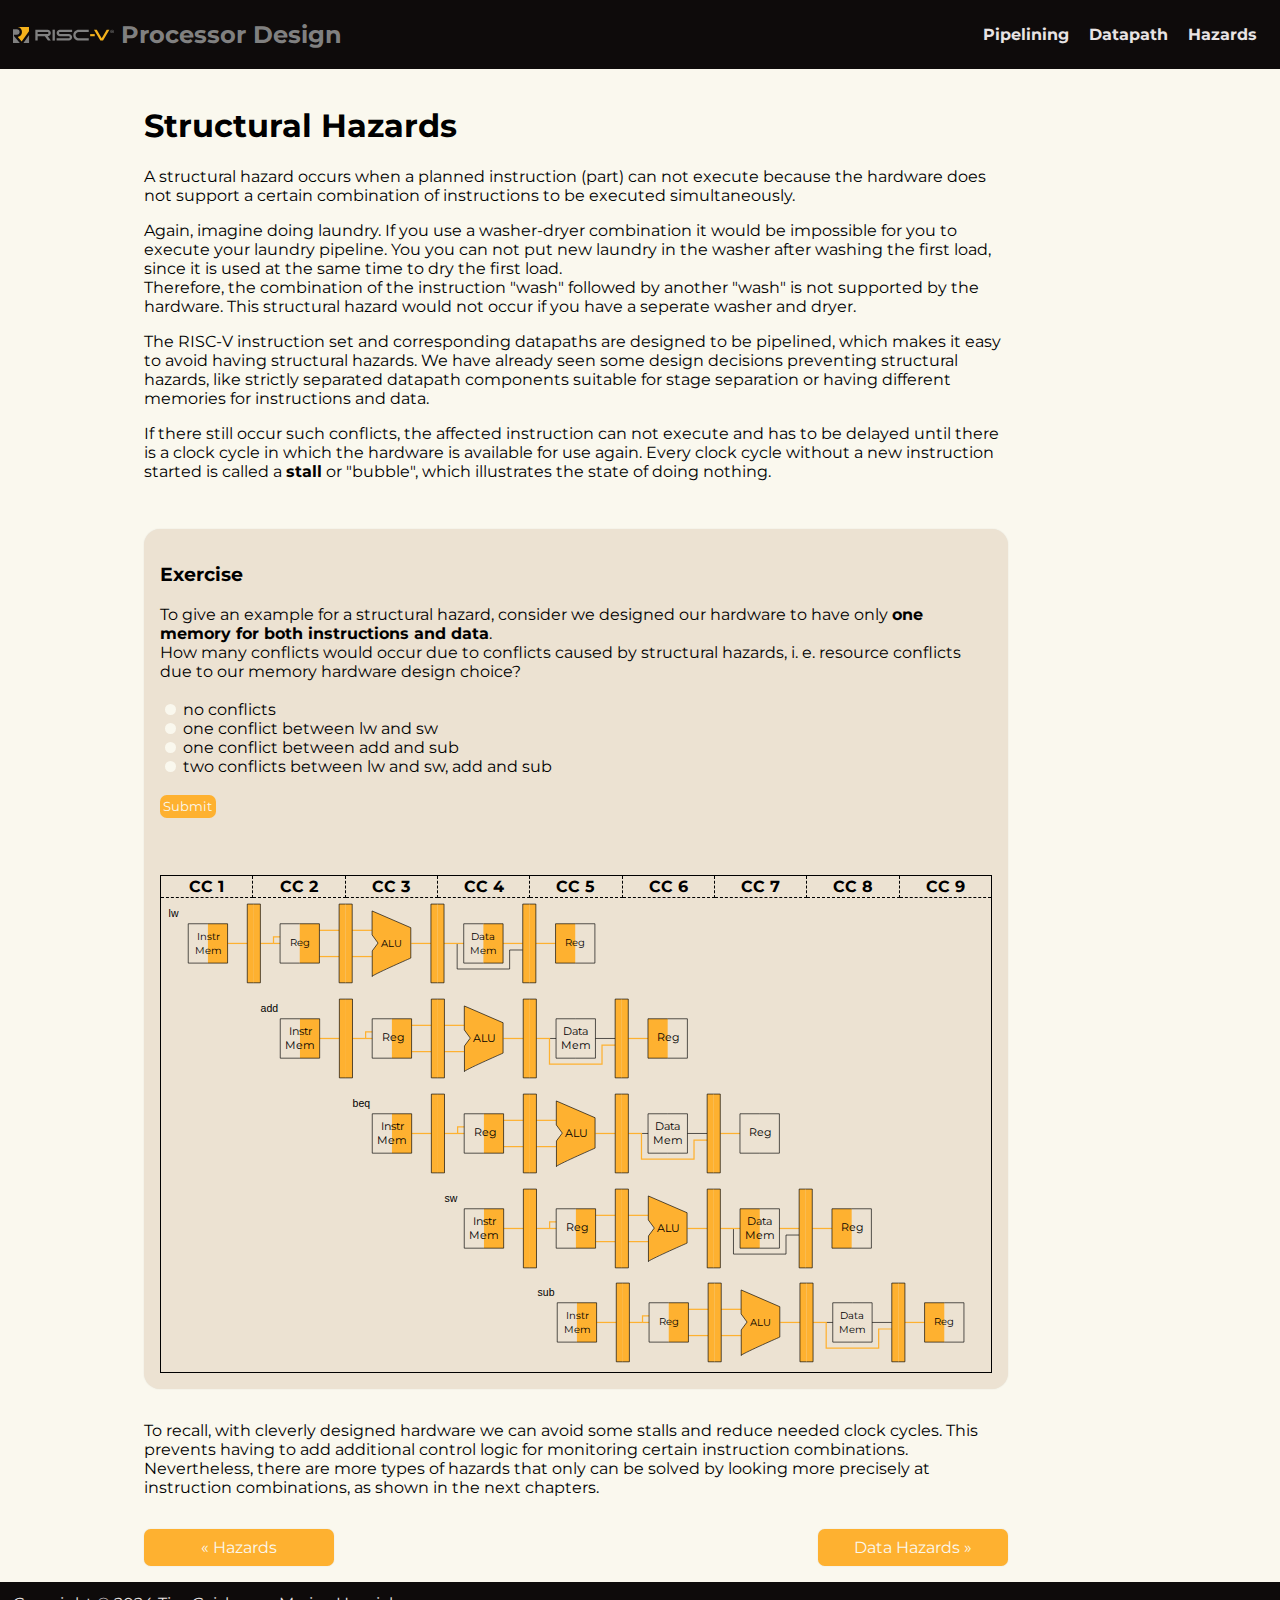
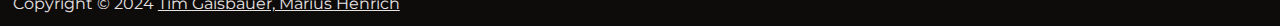
<file: structhazards.html>
<!DOCTYPE html>
<html>
  <head>
    <meta charset="utf-8" />
    <meta name="viewport" content="width=device-width, initial-scale=1.0" />
    <link
      rel="stylesheet"
      href="https://fonts.googleapis.com/css?family=Montserrat:400,400i,700"
    />
    <link rel="stylesheet" href="styles.css" />
    <script type="module" src="scripts/setup.js"></script>
    <script type="module" src="scripts/exercises.js"></script>
    <title>RISC-V Processor</title>
  </head>
  <body>
    <nav class="nav">
      <h2>
        <a href="./" class="mainlogo"></a>
      </h2>
      <ul class="navlist">
        <li><a href="pipelining.html">Pipelining</a></li>
        <li><a href="datapath.html">Datapath</a></li>
        <li>
          <a href="hazards.html">Hazards</a>
          <ul class="navdropdown">
            <li>
              <a class="selected" href="structhazards.html"
                >Structural Hazards</a
              >
            </li>
            <li><a href="datahazards.html">Data Hazards</a></li>
            <li><a href="controlhazards.html">Control Hazards</a></li>
          </ul>
        </li>
      </ul>
    </nav>

    <div class="gridcontainerStructHazards">
      <div class="griditemStructHazards">
        <h1>Structural Hazards</h1>
        <p>
          A structural hazard occurs when a planned instruction (part) can not
          execute because the hardware does not support a certain combination of
          instructions to be executed simultaneously.
        </p>
        <p>
          Again, imagine doing laundry. If you use a washer-dryer combination it
          would be impossible for you to execute your laundry pipeline. You you
          can not put new laundry in the washer after washing the first load,
          since it is used at the same time to dry the first load. <br />
          Therefore, the combination of the instruction "wash" followed by
          another "wash" is not supported by the hardware. This structural
          hazard would not occur if you have a seperate washer and dryer.
        </p>
        <p>
          The RISC-V instruction set and corresponding datapaths are designed to
          be pipelined, which makes it easy to avoid having structural hazards.
          We have already seen some design decisions preventing structural
          hazards, like strictly separated datapath components suitable for
          stage separation or having different memories for instructions and
          data.
        </p>
        <p>
          If there still occur such conflicts, the affected instruction can not
          execute and has to be delayed until there is a clock cycle in which
          the hardware is available for use again. Every clock cycle without a
          new instruction started is called a
          <b>stall</b> or "bubble", which illustrates the state of doing
          nothing.
        </p>
      </div>
      <div class="griditemStructHazards exercise">
        <h3>Exercise</h3>
        To give an example for a structural hazard, consider we designed our
        hardware to have only
        <b>one memory for both instructions and data</b>.
        <br />
        How many conflicts would occur due to conflicts caused by structural
        hazards, i. e. resource conflicts due to our memory hardware design
        choice?<br /><br />
        <form id="structForm">
          <input type="radio" id="noc" name="conflicts" value="noc" />
          <label for="noc">no conflicts</label><br />
          <input type="radio" id="onec1" name="conflicts" value="onec1" />
          <label for="onec1">one conflict between lw and sw</label><br />
          <input type="radio" id="onec2" name="conflicts" value="onec2" />
          <label for="onec2">one conflict between add and sub</label><br />
          <input type="radio" id="twoc" name="conflicts" value="twoc" />
          <label for="twoc">two conflicts between lw and sw, add and sub</label
          ><br />
          <br />
          <input id="structForm1Submit" type="button" value="Submit" />
        </form>
        <br />
        <div id="structFeedback" class="feedback"></div>
        <form id="structForm2">
          <br />
          How many clock cycles do we have to delay the sw instruction to solve
          the hazard?
          <br />
          <input type="radio" id="ones" name="stalls" value="ones" />
          <label for="ones">1</label><br />
          <input type="radio" id="twos" name="stalls" value="twos" />
          <label for="twos">2</label><br />
          <input type="radio" id="threes" name="stalls" value="threes" />
          <label for="threes">3</label><br />
          <br />
          <input id="structForm2Submit" type="button" value="Submit" />
        </form>
        <br />
        <div id="structFeedback2" class="feedback"></div>
        <br />
        <table id="structExerciseTable">
          <tr>
            <th>CC 1</th>
            <th>CC 2</th>
            <th>CC 3</th>
            <th>CC 4</th>
            <th>CC 5</th>
            <th>CC 6</th>
            <th>CC 7</th>
            <th>CC 8</th>
            <th>CC 9</th>
          </tr>
          <tr>
            <td class="pipelinediagram instrI2 lw" colspan="5"></td>
            <td class="placeholder" colspan="4"></td>
          </tr>
          <tr>
            <td class="placeholder"></td>
            <td class="pipelinediagram instrR add" colspan="5"></td>
            <td class="placeholder" colspan="3"></td>
          </tr>
          <tr>
            <td class="placeholder" colspan="2"></td>
            <td class="pipelinediagram instrB beq" colspan="5"></td>
            <td class="placeholder" colspan="2"></td>
          </tr>
          <tr>
            <td class="placeholder" colspan="3"></td>
            <td class="pipelinediagram instrS sw" colspan="5"></td>
            <td class="placeholder" colspan="1"></td>
          </tr>
          <tr>
            <td class="placeholder" colspan="4"></td>
            <td class="pipelinediagram instrR sub" colspan="5"></td>
          </tr>
        </table>
      </div>
      <div class="griditemStructHazards">
        To recall, with cleverly designed hardware we can avoid some stalls and
        reduce needed clock cycles. This prevents having to add additional
        control logic for monitoring certain instruction combinations.<br />
        Nevertheless, there are more types of hazards that only can be solved by
        looking more precisely at instruction combinations, as shown in the next
        chapters.
      </div>
      <div class="griditemStructHazards">
        <a href="hazards.html" class="previous">&laquo; Hazards</a>
        <a href="datahazards.html" class="next">Data Hazards &raquo;</a>
      </div>
    </div>
    <footer>
      Copyright &#169; 2024
      <a href="https://github.com/Maremas/RISCVEDU"
        >Tim Gaisbauer, Marius Henrich</a
      >
    </footer>
    <noscript
      >This website needs JavaScript to be enabled to work properly. Please
      enable JavaScript in your browser.
    </noscript>
  </body>
</html>
</file>
<file: styles.css>
* {
  font-family: Montserrat, sans-serif;
}

body {
  display: grid;
  grid-template-rows: auto 1fr auto;
  min-height: 100vh;
  margin: 0;
  background-color: #faf8ee;
}

footer {
  height: fit-content;
  padding: 1%;
  width: 98%;
  background-color: hsl(0 10% 5%);
  color: hsl(0 10% 90%);
  a {
    color: inherit; /* no different color for link */
  }
}

.coloredwire {
  stroke: #feb130 !important;
  stroke-width: 0.25mm !important;
}

.coloredcomponent {
  fill: #feb130 !important;
}

input[type="button"],
button {
  background-color: #feb130;
  color: #faf8ee;
  padding: 0.4%;
  border-radius: 0.75vmin;
  border: none;
  &:hover {
    background-color: grey;
    color: black;
  }
}

select {
  background-color: #fbe6bf;
  border-radius: 0.75vmin;
  padding: 0.2%;
  border: none;
  outline: none;
}

input[type="radio"] {
  appearance: none;
  background-color: #faf8ee;
  padding: 5.5px;
  border-radius: 50%;
  cursor: pointer;
  &:checked {
    background-color: #feb130;
  }
}

.previous {
  background-color: #feb130;
  color: #faf8ee;
  box-shadow: 0 0 0.1rem hsl(0 0% 0% / 0.1);
  border-radius: 0.75vmin;
  text-decoration: none;
  width: 20%;
  min-width: fit-content;
  padding: 1%;
  text-align: center;
  float: left;

  &:hover {
    background-color: grey;
    color: black;
  }
}

.next {
  background-color: #feb130;
  color: #faf8ee;
  box-shadow: 0 0 0.1rem hsl(0 0% 0% / 0.1);
  border-radius: 0.75vmin;
  text-decoration: none;
  text-align: center;
  width: 20%;
  min-width: fit-content;
  padding: 1%;
  float: right;

  &:hover {
    background-color: grey;
    color: black;
  }
}

#annotationColorCode {
  padding: 5%;
}

[role="doc-noteref"] {
  counter-increment: footnotes;
  text-decoration: none;
}

[role="doc-noteref"]::after {
  content: "[" counter(footnotes) "]";
  vertical-align: super;
  font-size: 0.75em;
}
.footnotes {
  padding: 1%;
  li {
    list-style: none;
    &:before {
      content: "[" counter(footnotes) "] ";
      counter-increment: footnotes;
    }
  }
}
:root {
  --clr-back: #ddd;
}

.nav {
  /* declaration of navbar animation parameters */
  --_animationStartsAfter: 100px;
  --_animationDistance: 250px;
  --_surfaceColorStart: hsl(0 10% 5%);
  --_surfaceColorEnd: hsl(0 50% 100%);
  --_textColorStart: hsl(0 10% 90%);
  --_textColorEnd: hsl(0 10% 10%);
  color: var(--_textColorStart);
  background-color: var(--_surfaceColorStart);
  padding: 0 1%; /* padding: top/bottom left/right */
  font-size: 1rem;
  display: flex;
  align-items: center;
  justify-content: space-between;
  flex-flow: row wrap;
  position: sticky;
  z-index: 1000;
  top: 0;
  animation: stickyNav linear forwards;

  /* if browser supports animation-timeline, enable animation */
  @supports (animation-timeline: view()) {
    animation-timeline: view();
    animation-range-start: calc(100vh + var(--_animationStartsAfter));
    animation-range-end: calc(
      100vh + var(--_animationStartsAfter) + var(--_animationDistance)
    );
  }
  /* animation of  navbar logo, but only change one color filling */
  .logo {
    height: 1rem;
    /*.st0 {
      fill: currentColor;
    }*/
    .st1 {
      fill: currentColor;
    }
  }

  a {
    color: inherit;
    font-weight: bold;
    text-decoration: none;

    /* make clickable text area bigger by creating box around it*/
    display: inline-block;
    position: relative;
    z-index: 1;
    padding: 20px;
    margin: -20px;

    &:hover,
    &:focus {
      color: grey;
      text-decoration: none;
    }
  }

  .navlist {
    display: flex;
    li {
      list-style: none;
      position: relative;
      padding: 0 10px; /* padding: top/bottom left/right */

      ul {
        display: none;
        position: absolute;
      }
    }

    .selected {
      color: #feb130;
    }

    /*dropdown menu organized as unordered list nav li ul li ul*/
    li:hover ul {
      display: flex;
      position: absolute;
      flex-direction: column;
      padding: 10px;
      top: 44px;
      left: -10px;
      gap: 10px;
      color: var(--_textColorStart);
      background-color: var(--_surfaceColorStart);
      animation: stickyNav linear forwards;

      @supports (animation-timeline: view()) {
        animation-timeline: view();
        animation-range-start: calc(100vh + var(--_animationStartsAfter));
        animation-range-end: calc(
          100vh + var(--_animationStartsAfter) + var(--_animationDistance)
        );
      }
    }
  }
}

@keyframes stickyNav {
  100% {
    color: var(--_textColorEnd);
    background-color: var(--_surfaceColorEnd);
    box-shadow: 0 0 0.1rem hsl(0 0% 0% / 0.1);
  }
}

/*GRID CONTAINER*/
.gridcontainerIntro {
  margin-left: 10%;
  margin-right: 20%;
  display: grid;
  /* gap: 1rem;
  padding-block: 2rem; */
  grid-auto-columns: 1fr;
  grid-template-areas:
    "one"
    "two";
}

.gridcontainerPipeline {
  margin-left: 10%;
  margin-right: 20%;
  display: grid;
  /* gap: 1rem;
  padding-block: 2rem; */
  grid-auto-columns: 1fr;
  grid-template-areas:
    "one one"
    "two two"
    "three four"
    "five five"
    "six six"
    "seven eight"
    "nine nine"
    "ten eleven"
    "twelve twelve"
    "thirteen thirteen";
}

.gridcontainerDatapath {
  margin-left: 10%;
  margin-right: 20%;
  display: grid;
  /* gap: 1rem;
  padding-block: 2rem; */
  grid-auto-columns: 1fr;
  grid-template-areas:
    "one one one"
    "two two three"
    "four four four"
    "five five five"
    "six six six"
    "seven seven seven";
}

.gridcontainerHazards {
  margin-left: 10%;
  margin-right: 20%;
  display: grid;
  /* gap: 1rem;
  padding-block: 2rem; */
  grid-auto-columns: 1fr;
  grid-template-areas:
    "one"
    "two"
    "three";
}

.gridcontainerStructHazards {
  margin-left: 10%;
  margin-right: 20%;
  display: grid;
  /* gap: 1rem;
  padding-block: 2rem; */
  grid-auto-columns: 1fr;
  grid-template-areas:
    "one"
    "two"
    "three"
    "four";
}

.gridcontainerDataHazards {
  margin-left: 10%;
  margin-right: 20%;
  display: grid;
  /* gap: 1rem;
  padding-block: 2rem; */
  grid-auto-columns: 1fr;
  grid-template-areas:
    "one one"
    "two three"
    "four five"
    "six six"
    "seven seven"
    "eight nine"
    "ten ten"
    "eleven eleven"
    "twelve twelve"
    "thirteen fourteen"
    "fifteen fifteen"
    "sixteen sixteen"
    "seventeen seventeen"
    "eighteen eighteen";
}

.gridcontainerControlHazards {
  margin-left: 10%;
  margin-right: 20%;
  display: grid;
  /* gap: 1rem;
  padding-block: 2rem; */
  grid-auto-columns: 1fr;
  grid-template-areas:
    "one"
    "two";
}

/* threshold for displaying grid items in desktop layout*/
@media screen and (max-width: 800px) {
  .gridcontainerIntro,
  .gridcontainerPipeline,
  .gridcontainerDatapath,
  .gridcontainerHazards,
  .gridcontainerStructHazards,
  .gridcontainerDataHazards,
  .gridcontainerControlHazards {
    margin-left: 5%;
    margin-right: 5%;
    grid-template-areas:
      "one"
      "two"
      "three"
      "four"
      "five"
      "six"
      "seven"
      "eight"
      "nine"
      "ten"
      "eleven"
      "twelve"
      "thirteen"
      "fourteen"
      "fifteen"
      "sixteen"
      "seventeen"
      "eighteen";
  }
}

.griditemPipeline,
.griditemDatapath,
.griditemHazards,
.griditemStructHazards,
.griditemDataHazards,
.griditemControlHazards {
  color: black;
  padding: 1rem;
  /* border-radius: 0rem; */
  svg {
    width: 100%;
  }
}

.griditemIntro:nth-child(1) {
  grid-area: one;
}
.griditemIntro:nth-child(2) {
  grid-area: two;
}

.griditemPipeline:nth-child(1) {
  grid-area: one;
}
.griditemPipeline:nth-child(2) {
  grid-area: two;
}
.griditemPipeline:nth-child(3) {
  grid-area: three;
}
.griditemPipeline:nth-child(4) {
  grid-area: four;
}
.griditemPipeline:nth-child(5) {
  grid-area: five;
}
.griditemPipeline:nth-child(6) {
  grid-area: six;
}
.griditemPipeline:nth-child(7) {
  grid-area: seven;
}
.griditemPipeline:nth-child(8) {
  grid-area: eight;
}
.griditemPipeline:nth-child(9) {
  grid-area: nine;
}
.griditemPipeline:nth-child(10) {
  grid-area: ten;
}
.griditemPipeline:nth-child(11) {
  grid-area: eleven;
}
.griditemPipeline:nth-child(12) {
  grid-area: twelve;
}
.griditemPipeline:nth-child(13) {
  grid-area: thirteen;
}

.griditemDatapath:nth-child(1) {
  grid-area: one;
}
.griditemDatapath:nth-child(2) {
  grid-area: two;
}
.griditemDatapath:nth-child(3) {
  grid-area: three;
}
.griditemDatapath:nth-child(4) {
  grid-area: four;
}
.griditemDatapath:nth-child(5) {
  grid-area: five;
}
.griditemDatapath:nth-child(6) {
  grid-area: six;
}
.griditemDatapath:nth-child(7) {
  grid-area: seven;
}

.griditemHazards:nth-child(1) {
  grid-area: one;
}
.griditemHazards:nth-child(2) {
  grid-area: two;
}
.griditemHazards:nth-child(3) {
  grid-area: three;
}

.griditemStructHazards:nth-child(1) {
  grid-area: one;
}
.griditemStructHazards:nth-child(2) {
  grid-area: two;
}
.griditemStructHazards:nth-child(3) {
  grid-area: three;
}
.griditemStructHazards:nth-child(4) {
  grid-area: four;
}

.griditemDataHazards:nth-child(1) {
  grid-area: one;
}
.griditemDataHazards:nth-child(2) {
  grid-area: two;
}
.griditemDataHazards:nth-child(3) {
  grid-area: three;
}
.griditemDataHazards:nth-child(4) {
  grid-area: four;
}
.griditemDataHazards:nth-child(5) {
  grid-area: five;
}
.griditemDataHazards:nth-child(6) {
  grid-area: six;
}
.griditemDataHazards:nth-child(7) {
  grid-area: seven;
}
.griditemDataHazards:nth-child(8) {
  grid-area: eight;
}
.griditemDataHazards:nth-child(9) {
  grid-area: nine;
}
.griditemDataHazards:nth-child(10) {
  grid-area: ten;
}
.griditemDataHazards:nth-child(11) {
  grid-area: eleven;
}
.griditemDataHazards:nth-child(12) {
  grid-area: twelve;
}
.griditemDataHazards:nth-child(13) {
  grid-area: thirteen;
}
.griditemDataHazards:nth-child(14) {
  grid-area: fourteen;
}
.griditemDataHazards:nth-child(15) {
  grid-area: fifteen;
}
.griditemDataHazards:nth-child(16) {
  grid-area: sixteen;
}
.griditemDataHazards:nth-child(17) {
  grid-area: seventeen;
}
.griditemDataHazards:nth-child(18) {
  grid-area: eighteen;
}

.griditemControlHazards:nth-child(1) {
  grid-area: one;
}
.griditemControlHazards:nth-child(2) {
  grid-area: two;
}

.exercise {
  background-color: #ece2d2;
  border-radius: 1rem;
  box-shadow: 0 0 0.1rem hsl(0 0% 0% / 0.1);
  margin: 1rem;
}

.annotation {
  background-color: #fbe6bf;
  border-radius: 0.75vmin;
  box-shadow: 0 0 0.1rem hsl(0 0% 0% / 0.1);
  padding: 0.5%;
}

#example-singlecycle {
  border: 1px solid black;
  border-collapse: collapse;
  table-layout: fixed;
  white-space: nowrap;
  width: 100%;
  /* height: fit-content; */
  th {
    border: 1px dashed black;
  }
  svg {
    width: 100%;
    height: 100%;
  }
}

#example-pipelined {
  border: 1px solid black;
  border-collapse: collapse;
  table-layout: fixed;
  white-space: nowrap;
  width: 100%;
  /* height: fit-content; */
  th {
    border: 1px dashed black;
  }
  svg {
    width: 100%;
    height: 100%;
  }
}

#structExerciseTable {
  border: 1px solid black;
  border-collapse: collapse;
  table-layout: fixed;
  white-space: nowrap;
  width: 100%;
  /* height: fit-content; */
  th {
    border: 1px dashed black;
  }
  svg {
    width: 100%;
    height: 100%;
  }
}

#structForm2 {
  display: none;
}

#colorByClick {
  width: 75%;
  user-select: none;
  g {
    cursor: pointer;
  }
}

#coloredsvg {
  width: 75%;
}

span.frac {
  display: inline-block;
  text-align: center;
}
span.frac > sup {
  display: block;
  border-bottom: 1px solid;
  font: inherit;
}
span.frac > span {
  display: none;
}
span.frac > sub {
  display: block;
  font: inherit;
}

#stallExerciseContainer {
  position: relative;
  z-index: 0;
}

#forwardExerciseContainer {
  position: relative;
  z-index: 0;
  svg {
    user-select: none;
  }
}

#bubbleTable {
  width: 66%;
  height: fit-content;
  table-layout: fixed;
  svg {
    width: 100%;
    height: 100%;
    object-fit: contain;
    user-select: none;
  }
}

#stallTable {
  border: 1px solid black;
  border-collapse: collapse;
  table-layout: fixed;
  white-space: nowrap;
  width: 66%;
  height: fit-content;
  th {
    border: 1px dashed black;
  }
  svg {
    width: 100%;
    height: 100%;
    object-fit: contain;
    user-select: none;
  }
}

#stallExampleTable1,
#stallExampleTable2,
#exampleForwardTable,
#forwardLimitsExampleTable {
  border: 1px solid black;
  border-collapse: collapse;
  table-layout: fixed;
  white-space: nowrap;
  width: 100%;
  height: fit-content;
  th {
    border: 1px dashed black;
  }
  svg {
    width: 100%;
    height: 100%;
    object-fit: contain;
  }
}

#forwardExerciseTable {
  border: 1px solid black;
  border-collapse: collapse;
  table-layout: fixed;
  white-space: nowrap;
  width: 66%;
  height: fit-content;
  th {
    border: 1px dashed black;
  }
  svg {
    width: 100%;
    height: 100%;
    object-fit: contain;
    user-select: none;
  }
}

#reorderTable {
  border: 1px solid black;
  border-collapse: collapse;
  table-layout: fixed;
  white-space: nowrap;
  width: 66%;
  height: fit-content;
  th {
    border: 1px dashed black;
  }
  svg {
    width: 100%;
    height: 100%;
    object-fit: contain;
  }
}

#stallTableBody,
#bubbleTableBody {
  position: relative;
}

#hazardsTOC {
  a {
    display: inline-block;
    background-color: #feb130;
    color: #faf8ee;
    border-radius: 0.75vmin;
    text-decoration: none;
    padding: 1%;
    &:hover {
      background-color: grey;
      color: black;
    }
  }
}
</file>
